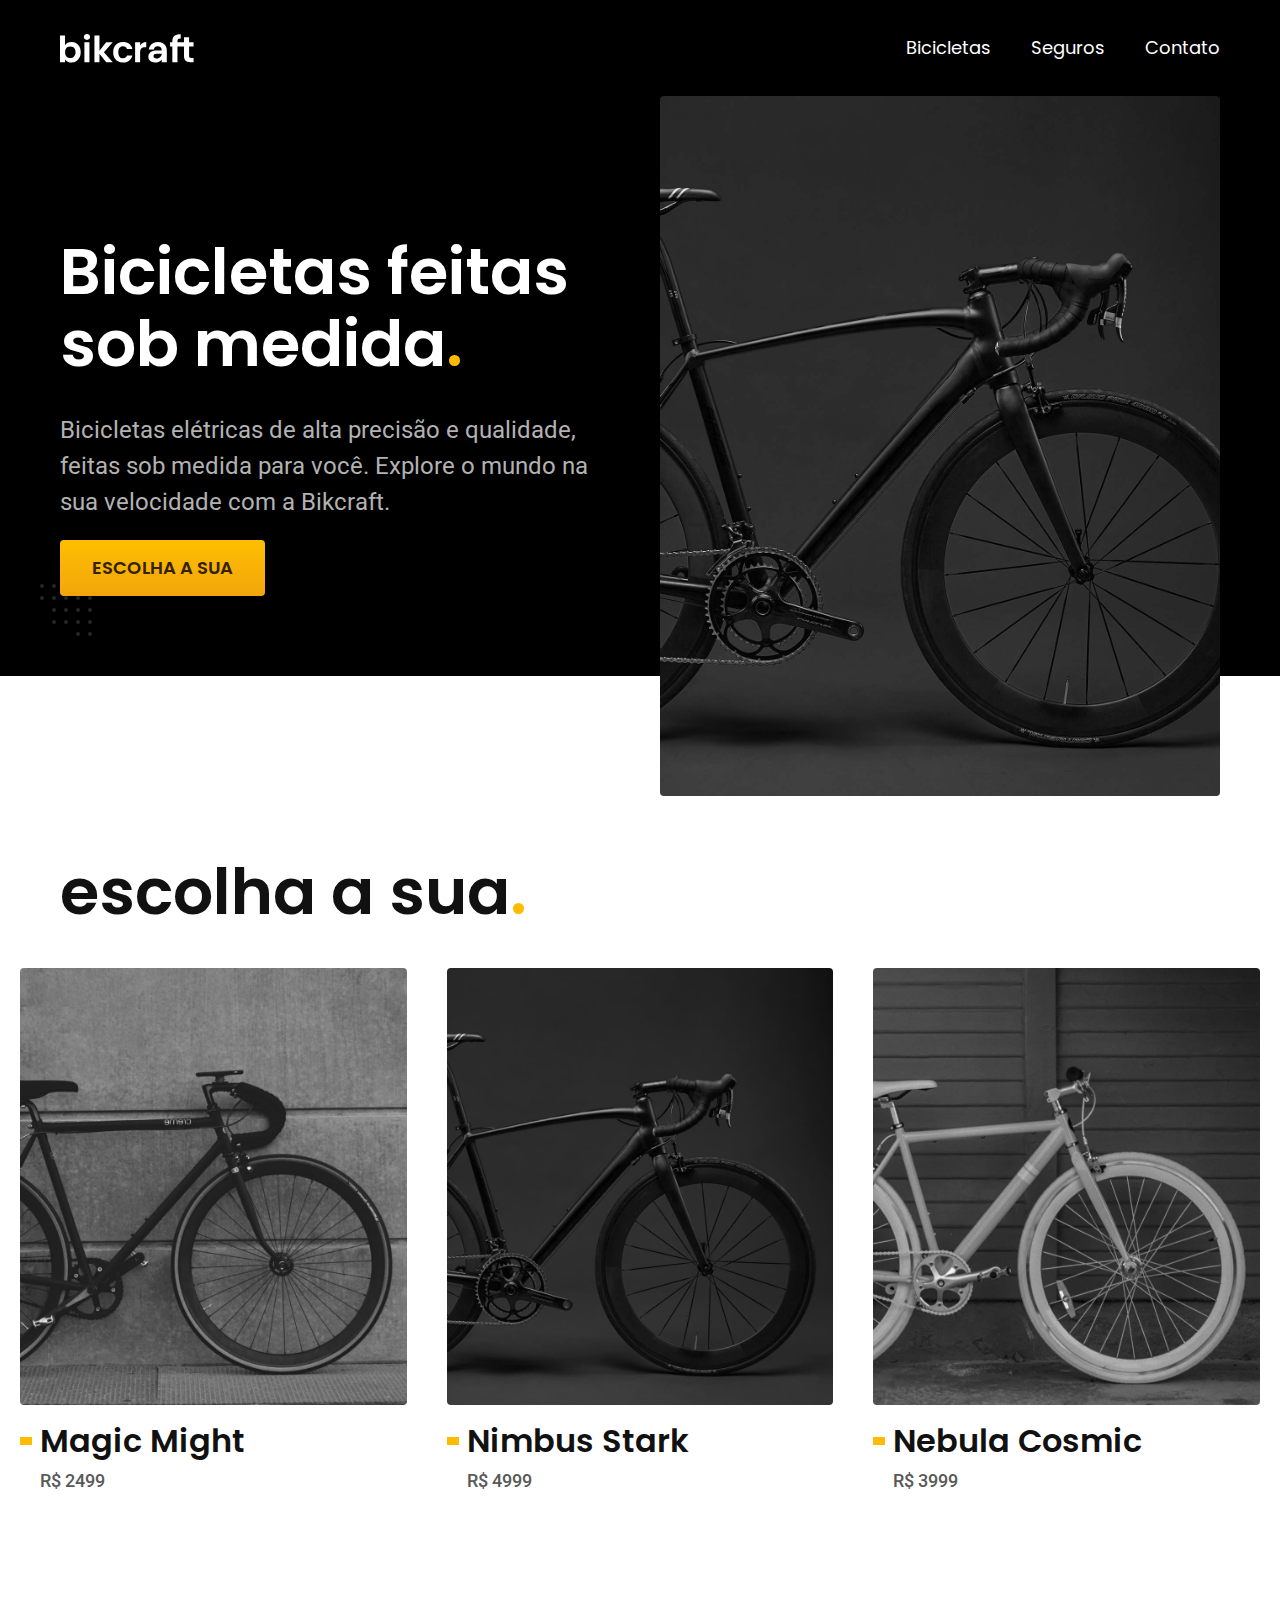
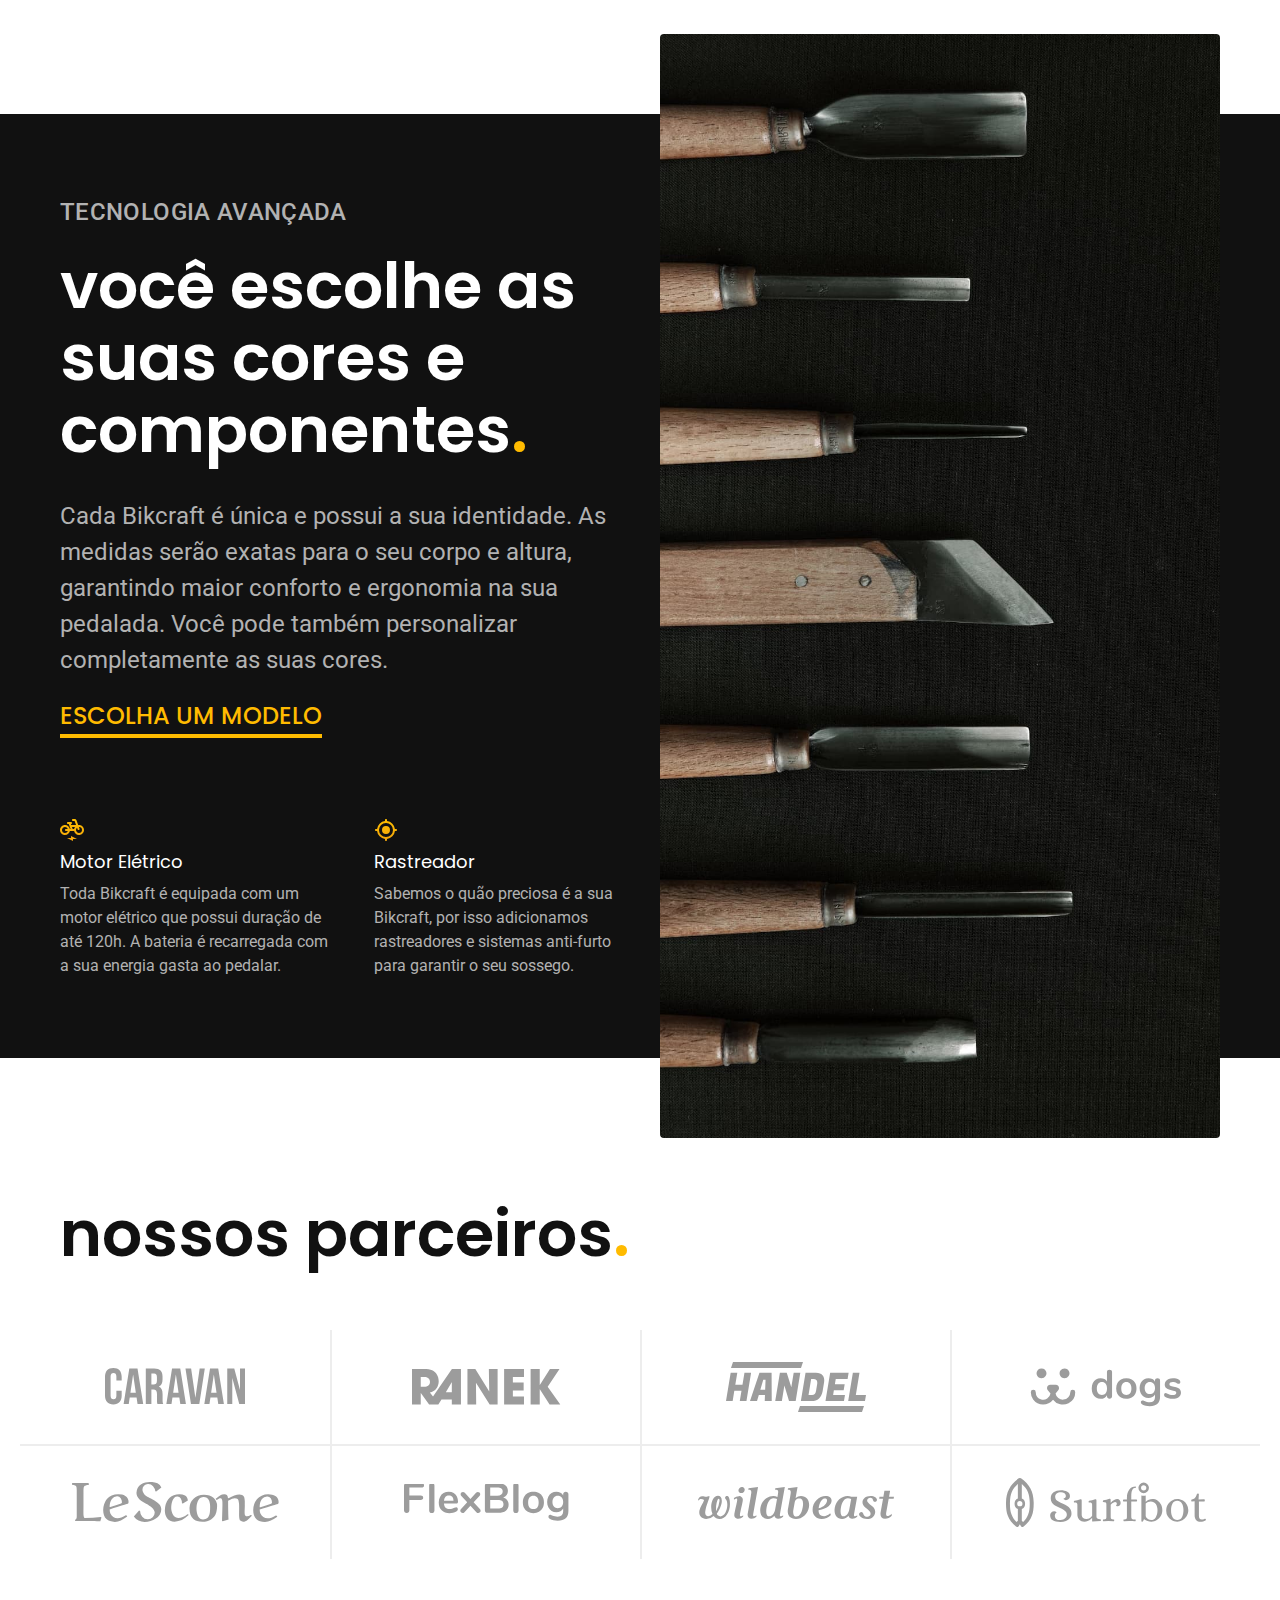
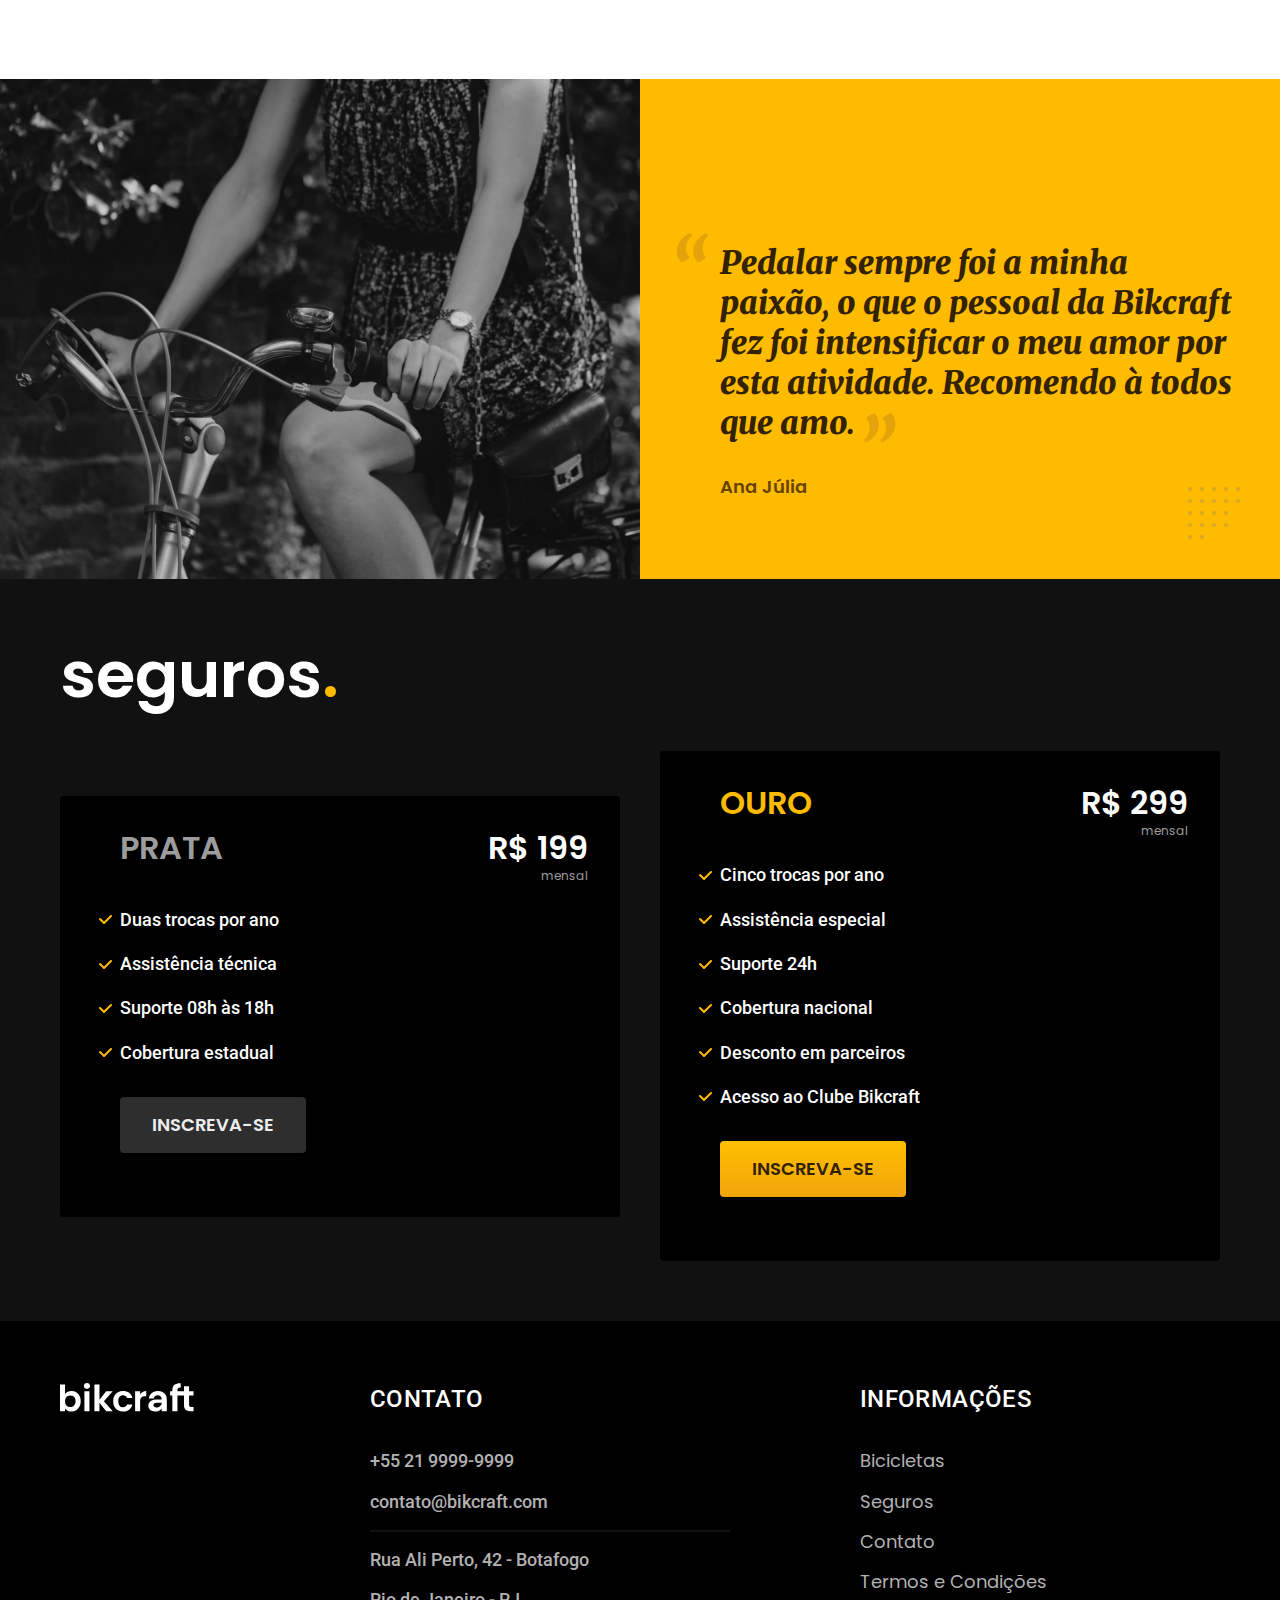
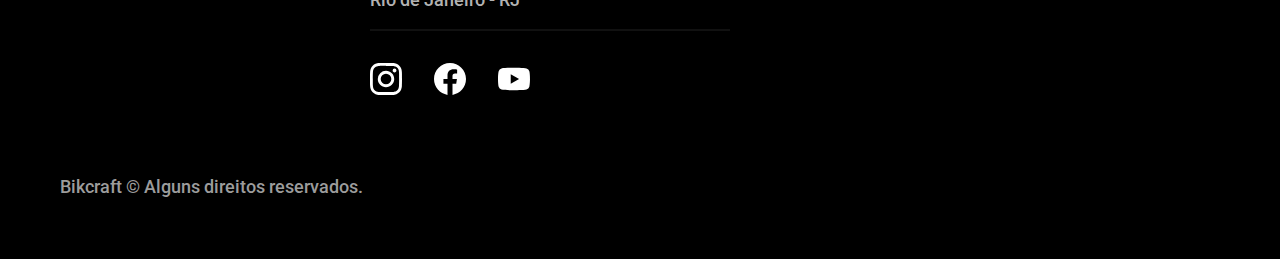
<file: index.html>
<!DOCTYPE html>
<html lang="pt-br">
  <head>
    <meta charset="UTF-8" />
    <meta name="viewport" content="width=device-width, initial-scale=1.0" />

    <title>Bikcraft - Bicicletas Elétricas</title>
    <meta
      name="description"
      content="Bicicletas elétricas de alta precisão e qualidade, feitas sob medida para o cliente. Explore o mundo na sua velocidade com a Bikcraft."
    />
    <link rel="icon" href="./favicon.svg" type="image/svg+xml" />
    <link rel="preload" href="./css/style.min.css" as="style" />
    <link rel="stylesheet" href="./css/style.min.css" />

    <link rel="preconnect" href="https://fonts.googleapis.com" />
    <link rel="preconnect" href="https://fonts.gstatic.com" crossorigin />
    <link
      href="https://fonts.googleapis.com/css2?family=Merriweather:ital,wght@1,900&family=Poppins:wght@400;600&family=Roboto:wght@400;500&display=swap"
      rel="stylesheet"
    />

    <script>
      document.documentElement.classList.add("js");
    </script>
  </head>

  <body>
    <header class="header-bg">
      <div class="header container">
        <a href="./">
          <img
            src="./img/bikcraft.svg"
            width="136"
            height="32"
            alt="Bikcraft"
          />
        </a>

        <nav aria-label="primaria">
          <ul class="header-menu font-1-m cor-0">
            <li><a href="./bicicletas.html">Bicicletas</a></li>
            <li><a href="./seguros.html">Seguros</a></li>
            <li><a href="./contato.html">Contato</a></li>
          </ul>
        </nav>
      </div>
    </header>

    <main class="introducao-bg">
      <div class="introducao container">
        <div class="introducao-conteudo">
          <h1 class="font-1-xxl cor-0" data-anime="200">
            Bicicletas feitas sob medida<span class="cor-p1">.</span>
          </h1>
          <p class="font-2-l cor-5" data-anime="400">
            Bicicletas elétricas de alta precisão e qualidade, feitas sob medida
            para você. Explore o mundo na sua velocidade com a Bikcraft.
          </p>
          <a class="botao" data-anime="600" href="./bicicletas.html"
            >Escolha a sua</a
          >
        </div>
        <picture data-anime="800">
          <source
            media="(max-width: 800px)"
            srcset="./img/bicicletas/nimbus.jpg"
          />
          <img
            src="./img/fotos/introducao.jpg"
            width="1280"
            height="1600"
            alt="Bicicleta elétrica preta."
          />
        </picture>
      </div>
    </main>

    <article class="bicicletas-lista">
      <h2 class="container font-1-xxl">
        escolha a sua<span class="cor-p1">.</span>
      </h2>

      <ul>
        <li>
          <a href="./bicicletas/magic.html">
            <img
              src="./img/bicicletas/magic-home.jpg"
              alt="Bicicleta preta"
              width="920"
              height="1040"
            />
            <h3 class="font-1-xl">Magic Might</h3>
            <span class="font-2-m cor-8">R$ 2499</span>
          </a>
        </li>
        <li>
          <a href="./bicicletas/nimbus.html">
            <img
              src="./img/bicicletas/nimbus-home.jpg"
              alt="Bicicleta preta"
              width="920"
              height="1040"
            />
            <h3 class="font-1-xl">Nimbus Stark</h3>
            <span class="font-2-m cor-8">R$ 4999</span>
          </a>
        </li>
        <li>
          <a href="./bicicletas/nebula.html">
            <img
              src="./img/bicicletas/nebula-home.jpg"
              alt="Bicicleta preta"
              width="920"
              height="1040"
            />
            <h3 class="font-1-xl">Nebula Cosmic</h3>
            <span class="font-2-m cor-8">R$ 3999</span>
          </a>
        </li>
      </ul>
    </article>

    <article class="tecnologia-bg">
      <div class="tecnologia container">
        <div class="tecnologia-conteudo">
          <span class="font-2-l-b cor-5">Tecnologia Avançada</span>
          <h2 class="font-1-xxl cor-0">
            você escolhe as suas cores e componentes<span class="cor-p1"
              >.</span
            >
          </h2>
          <p class="font-2-l cor-5">
            Cada Bikcraft é única e possui a sua identidade. As medidas serão
            exatas para o seu corpo e altura, garantindo maior conforto e
            ergonomia na sua pedalada. Você pode também personalizar
            completamente as suas cores.
          </p>
          <a class="link" href="./bicicletas.html">Escolha um modelo</a>
          <div class="tecnologia-vantagens">
            <div>
              <img
                src="./img/icones/eletrica.svg"
                width="24"
                height="24"
                alt=""
              />
              <h3 class="font-1-m cor-0">Motor Elétrico</h3>
              <p class="font-2-s cor-5">
                Toda Bikcraft é equipada com um motor elétrico que possui
                duração de até 120h. A bateria é recarregada com a sua energia
                gasta ao pedalar.
              </p>
            </div>
            <div>
              <img
                src="./img/icones/rastreador.svg"
                width="24"
                height="24"
                alt=""
              />
              <h3 class="font-1-m cor-0">Rastreador</h3>
              <p class="font-2-s cor-5">
                Sabemos o quão preciosa é a sua Bikcraft, por isso adicionamos
                rastreadores e sistemas anti-furto para garantir o seu sossego.
              </p>
            </div>
          </div>
        </div>
        <div class="tecnologia-imagem">
          <img
            src="./img/fotos/tecnologia.jpg"
            width="1200"
            height="1920"
            alt=""
          />
        </div>
      </div>
    </article>

    <section class="parceiros" aria-label="Nossos Parceiros">
      <h2 class="container font-1-xxl">
        nossos parceiros<span class="cor-p1">.</span>
      </h2>

      <ul>
        <li>
          <img
            src="./img/parceiros/caravan.svg"
            alt="Caravan"
            width="140"
            height="38"
          />
        </li>
        <li>
          <img
            src="./img/parceiros/ranek.svg"
            alt="Ranek"
            width="149"
            height="36"
          />
        </li>
        <li>
          <img
            src="./img/parceiros/handel.svg"
            alt="Handel"
            width="140"
            height="50"
          />
        </li>
        <li>
          <img
            src="./img/parceiros/dogs.svg"
            alt="Dogs"
            width="152"
            height="39"
          />
        </li>
        <li>
          <img
            src="./img/parceiros/lescone.svg"
            alt="LeScone"
            width="208"
            height="41"
          />
        </li>
        <li>
          <img
            src="./img/parceiros/flexblog.svg"
            alt="FlexBlog"
            width="165"
            height="38"
          />
        </li>
        <li>
          <img
            src="./img/parceiros/wildbeast.svg"
            alt="Wildbeast"
            width="196"
            height="34"
          />
        </li>
        <li>
          <img
            src="./img/parceiros/surfbot.svg"
            alt="Surfbot"
            width="200"
            height="49"
          />
        </li>
      </ul>
    </section>

    <section class="depoimento" aria-label="Depoimento">
      <div>
        <img
          src="./img/fotos/depoimento.jpg"
          width="1560"
          height="1360"
          alt="Pessoa pedalando uma bicicleta Bikcraft"
        />
      </div>
      <div class="depoimento-conteudo">
        <blockquote class="font-1-xl cor-p5">
          <p>
            Pedalar sempre foi a minha paixão, o que o pessoal da Bikcraft fez
            foi intensificar o meu amor por esta atividade. Recomendo à todos
            que amo.
          </p>
        </blockquote>
        <span class="font-1-m-b cor-p4">Ana Júlia</span>
      </div>
    </section>

    <article class="seguros-bg">
      <div class="seguros container">
        <h2 class="font-1-xxl cor-0">seguros<span class="cor-p1">.</span></h2>
        <div class="seguros-item">
          <h3 class="font-1-xl cor-6">PRATA</h3>
          <span class="font-1-xl cor-0"
            >R$ 199 <span class="font-1-xs cor-6">mensal</span></span
          >
          <ul class="font-2-m cor-0">
            <li>Duas trocas por ano</li>
            <li>Assistência técnica</li>
            <li>Suporte 08h às 18h</li>
            <li>Cobertura estadual</li>
          </ul>
          <a class="botao secundario" href="./orcamento.html">Inscreva-se</a>
        </div>

        <div class="seguros-item">
          <h3 class="font-1-xl cor-p1">OURO</h3>
          <span class="font-1-xl cor-0"
            >R$ 299 <span class="font-1-xs cor-6">mensal</span></span
          >
          <ul class="font-2-m cor-0">
            <li>Cinco trocas por ano</li>
            <li>Assistência especial</li>
            <li>Suporte 24h</li>
            <li>Cobertura nacional</li>
            <li>Desconto em parceiros</li>
            <li>Acesso ao Clube Bikcraft</li>
          </ul>
          <a class="botao" href="./orcamento.html">Inscreva-se</a>
        </div>
      </div>
    </article>

    <footer class="footer-bg">
      <div class="footer container">
        <img src="./img/bikcraft.svg" width="136" height="32" alt="Bikcraft" />
        <div class="footer-contato">
          <h3 class="font-2-l-b cor-0">Contato</h3>
          <ul class="font-2-m cor-5">
            <li><a href="tel:+552199999999">+55 21 9999-9999</a></li>
            <li>
              <a href="mailto:contato@bikcraft.com">contato@bikcraft.com</a>
            </li>
            <li>Rua Ali Perto, 42 - Botafogo</li>
            <li>Rio de Janeiro - RJ</li>
          </ul>
          <div class="footer-redes">
            <a href="./">
              <img
                src="./img/redes/instagram.svg"
                width="32"
                height="32"
                alt="Instagram"
              />
            </a>
            <a href="./">
              <img
                src="./img/redes/facebook.svg"
                width="32"
                height="32"
                alt="Facebook"
              />
            </a>
            <a href="./">
              <img
                src="./img/redes/youtube.svg"
                width="32"
                height="32"
                alt="Youtube"
              />
            </a>
          </div>
        </div>
        <div class="footer-informacoes">
          <h3 class="font-2-l-b cor-0">Informações</h3>
          <nav>
            <ul class="font-1-m cor-5">
              <li><a href="./bicicletas.html">Bicicletas</a></li>
              <li><a href="./seguros.html">Seguros</a></li>
              <li><a href="./contato.html">Contato</a></li>
              <li><a href="./termos.html">Termos e Condições</a></li>
            </ul>
          </nav>
        </div>
        <p class="footer-copy font-2-m cor-6">
          Bikcraft © Alguns direitos reservados.
        </p>
      </div>
    </footer>
    <script src="./js/plugins/simple-anime.js"></script>
    <script src="./js/script.js"></script>
  </body>
</html>
</file>
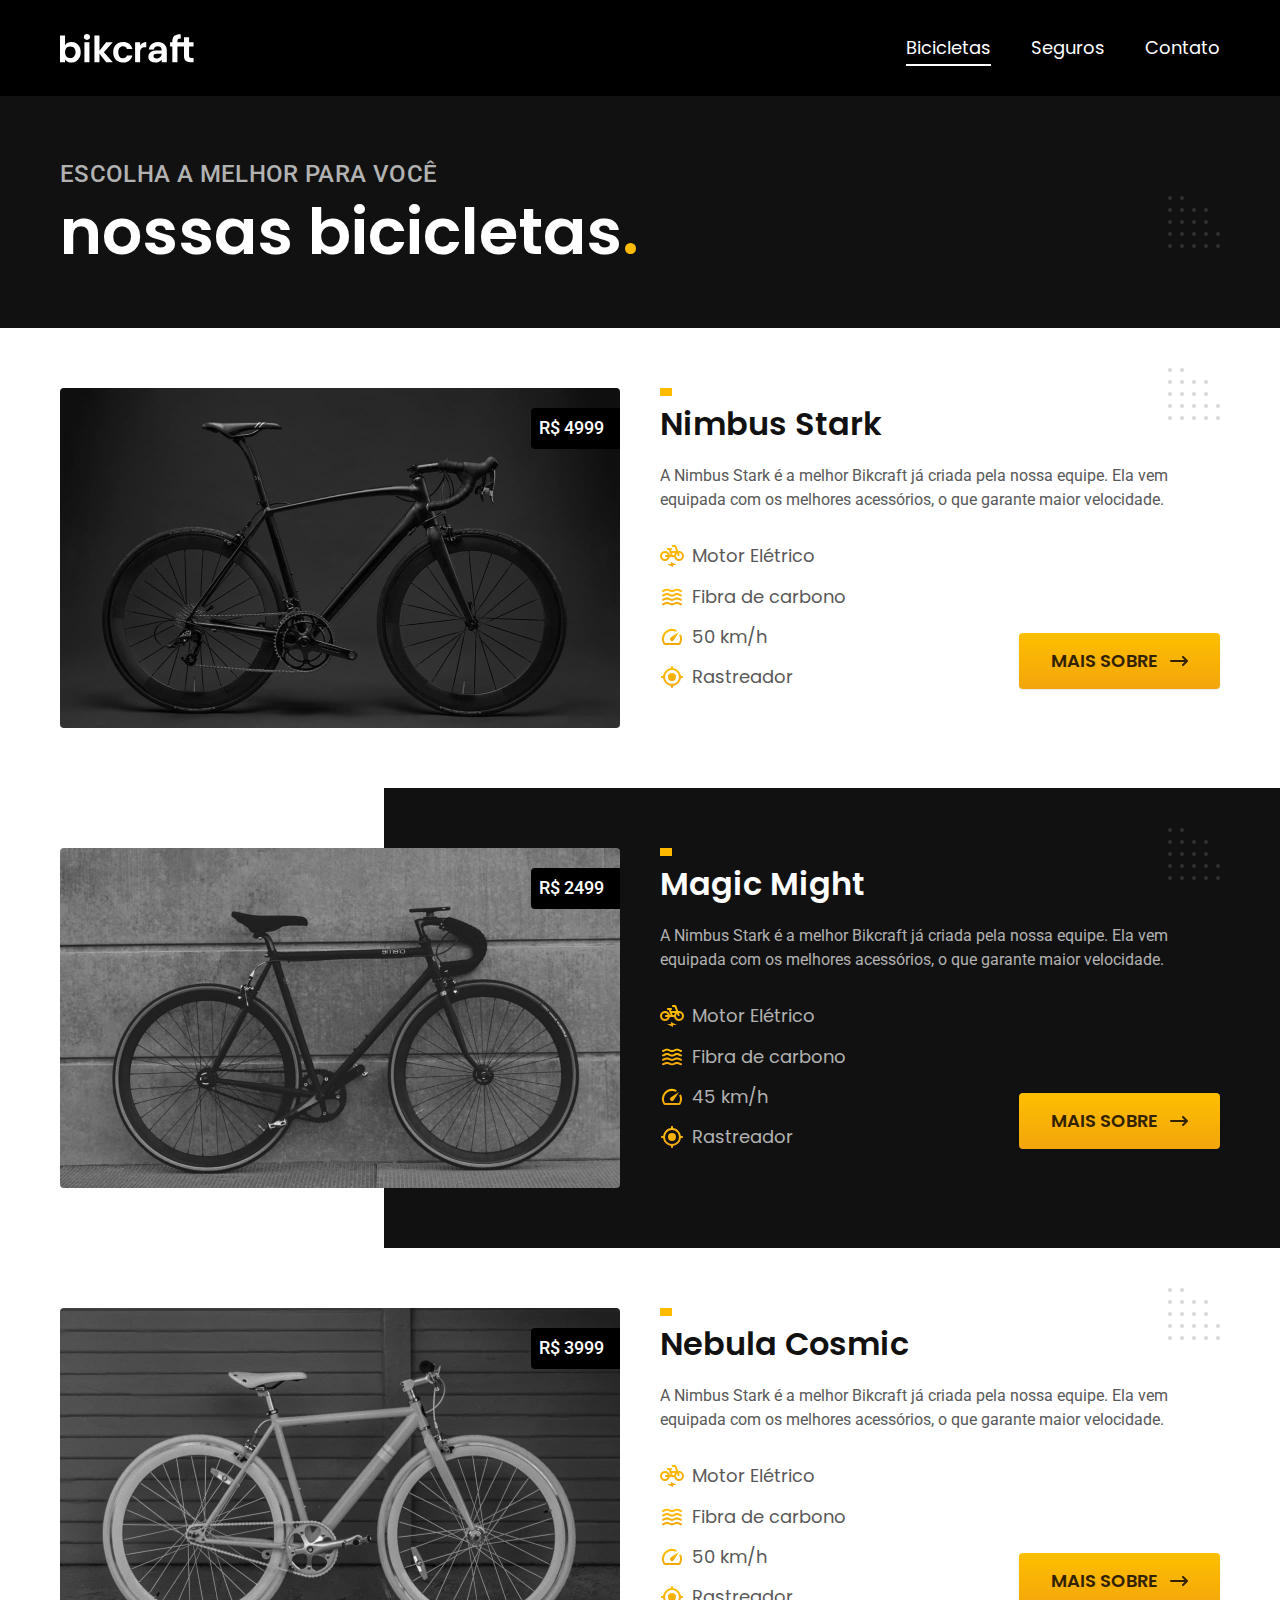
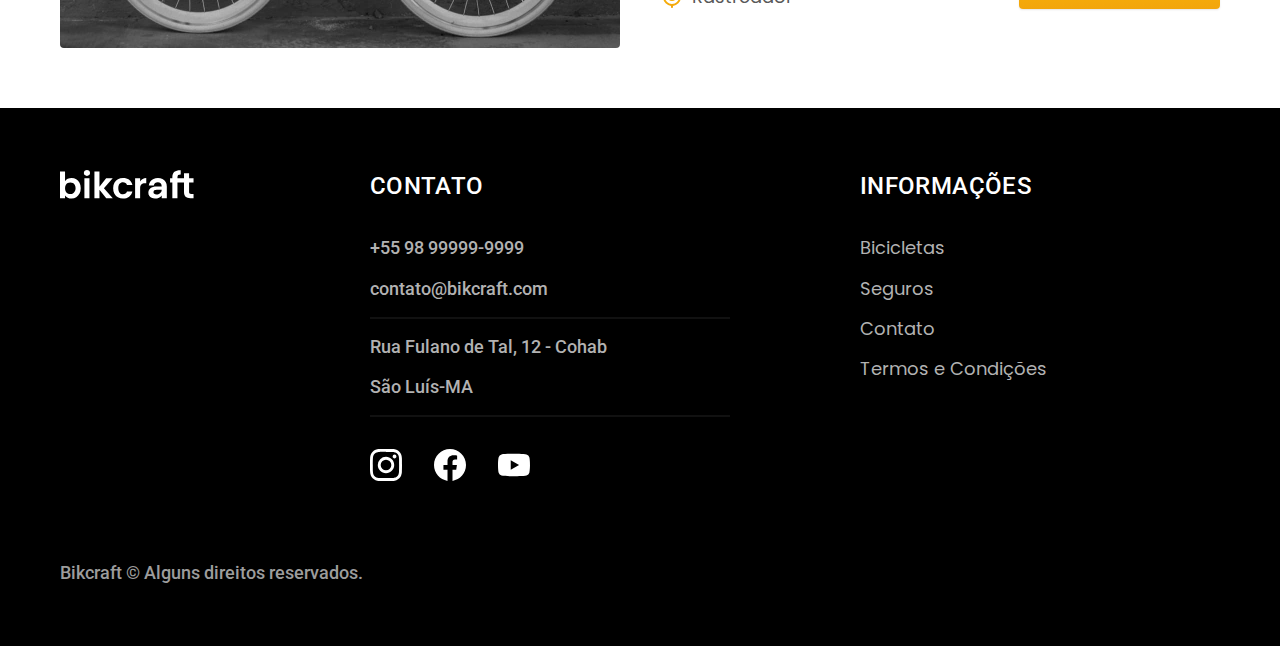
<file: bicicletas.html>
<!DOCTYPE html>
<html lang="pt-br">
  <head>
    <meta charset="UTF-8" />
    <meta name="viewport" content="width=device-width, initial-scale=1.0" />

    <title>Bicicletas | Bikcraft</title>
    <meta name="description" content="Bicicletas." />

    <link rel="icon" href="./favicon.svg" type="image/svg+xml" />
    <link rel="preload" href="./css/style.min.css" as="style" />
    <link rel="stylesheet" href="./css/style.min.css" />

    <link rel="preconnect" href="https://fonts.googleapis.com" />
    <link rel="preconnect" href="https://fonts.gstatic.com" crossorigin />
    <link
      href="https://fonts.googleapis.com/css2?family=Merriweather:ital,wght@1,900&family=Poppins:wght@400;600&family=Roboto:wght@400;500&display=swap"
      rel="stylesheet"
    />
    <script>
      document.documentElement.classList.add("js");
    </script>
  </head>

  <body id="bicicletas">
    <header class="header-bg">
      <div class="header container">
        <a href="./">
          <img src="./img/bikcraft.svg" alt="Bikcraft" />
        </a>

        <nav aria-label="primaria">
          <ul class="header-menu font-1-m cor-0">
            <li><a href="./bicicletas.html">Bicicletas</a></li>
            <li><a href="./seguros.html">Seguros</a></li>
            <li><a href="./contato.html">Contato</a></li>
          </ul>
        </nav>
      </div>
    </header>

    <main>
      <div class="titulo-bg">
        <div class="titulo container">
          <p class="font-2-l-b cor-5">Escolha a melhor para você</p>
          <h1 class="font-1-xxl cor-0">
            nossas bicicletas<span class="cor-p1">.</span>
          </h1>
        </div>
      </div>

      <div class="bicicletas container">
        <div class="bicicletas-imagem">
          <img src="./img/bicicletas/nimbus.jpg" alt="Bicicleta Preta" />
          <span class="font-2-m cor-0">R$ 4999</span>
        </div>
        <div class="bicicletas-conteudo">
          <h2 class="font-1-xl">Nimbus Stark</h2>
          <p class="font-2-s cor-8">
            A Nimbus Stark é a melhor Bikcraft já criada pela nossa equipe. Ela
            vem equipada com os melhores acessórios, o que garante maior
            velocidade.
          </p>
          <ul class="font-1-m cor-8">
            <li>
              <img src="./img/icones/eletrica.svg" alt="" />
              Motor Elétrico
            </li>
            <li>
              <img src="./img/icones/carbono.svg" alt="" />
              Fibra de carbono
            </li>
            <li>
              <img src="./img/icones/velocidade.svg" alt="" />
              50 km/h
            </li>
            <li>
              <img src="./img/icones/rastreador.svg" alt="" />
              Rastreador
            </li>
          </ul>
          <a class="botao seta" href="./bicicletas/nimbus.html">Mais Sobre</a>
        </div>
      </div>

      <div class="bicicletas-bg">
        <div class="bicicletas container">
          <div class="bicicletas-imagem">
            <img src="./img/bicicletas/magic.jpg" alt="Bicicleta Preta" />
            <span class="font-2-m cor-0">R$ 2499</span>
          </div>
          <div class="bicicletas-conteudo">
            <h2 class="font-1-xl cor-0">Magic Might</h2>
            <p class="font-2-s cor-5">
              A Nimbus Stark é a melhor Bikcraft já criada pela nossa equipe.
              Ela vem equipada com os melhores acessórios, o que garante maior
              velocidade.
            </p>
            <ul class="font-1-m cor-5">
              <li>
                <img src="./img/icones/eletrica.svg" alt="" />
                Motor Elétrico
              </li>
              <li>
                <img src="./img/icones/carbono.svg" alt="" />
                Fibra de carbono
              </li>
              <li>
                <img src="./img/icones/velocidade.svg" alt="" />
                45 km/h
              </li>
              <li>
                <img src="./img/icones/rastreador.svg" alt="" />
                Rastreador
              </li>
            </ul>
            <a class="botao seta" href="./bicicletas/magic.html">Mais Sobre</a>
          </div>
        </div>
      </div>

      <div class="bicicletas container">
        <div class="bicicletas-imagem">
          <img src="./img/bicicletas/nebula.jpg" alt="Bicicleta Preta" />
          <span class="font-2-m cor-0">R$ 3999</span>
        </div>
        <div class="bicicletas-conteudo">
          <h2 class="font-1-xl">Nebula Cosmic</h2>
          <p class="font-2-s cor-8">
            A Nimbus Stark é a melhor Bikcraft já criada pela nossa equipe. Ela
            vem equipada com os melhores acessórios, o que garante maior
            velocidade.
          </p>
          <ul class="font-1-m cor-8">
            <li>
              <img src="./img/icones/eletrica.svg" alt="" />
              Motor Elétrico
            </li>
            <li>
              <img src="./img/icones/carbono.svg" alt="" />
              Fibra de carbono
            </li>
            <li>
              <img src="./img/icones/velocidade.svg" alt="" />
              50 km/h
            </li>
            <li>
              <img src="./img/icones/rastreador.svg" alt="" />
              Rastreador
            </li>
          </ul>
          <a class="botao seta" href="./bicicletas/nebula.html">Mais Sobre</a>
        </div>
      </div>
    </main>

    <footer class="footer-bg">
      <div class="footer container">
        <img src="./img/bikcraft.svg" alt="Bikcraft" />
        <div class="footer-contato">
          <h3 class="font-2-l-b cor-0">Contato</h3>
          <ul class="font-2-m cor-5">
            <li><a href="tel:+55989999999">+55 98 99999-9999</a></li>
            <li>
              <a href="mailto:contato@bikcraft.com">contato@bikcraft.com</a>
            </li>
            <li>Rua Fulano de Tal, 12 - Cohab</li>
            <li>São Luís-MA</li>
          </ul>
          <div class="footer-redes">
            <a href="./"
              ><img src="./img/redes/instagram.svg" alt="Instagram"
            /></a>
            <a href="./"
              ><img src="./img/redes/facebook.svg" alt="Facebook"
            /></a>
            <a href="./"><img src="./img/redes/youtube.svg" alt="Youtube" /></a>
          </div>
        </div>
        <div class="footer-informacoes">
          <h3 class="font-2-l-b cor-0">Informações</h3>
          <nav>
            <ul class="font-1-m cor-5">
              <li><a href="./bicicletas.html">Bicicletas</a></li>
              <li><a href="./seguros.html">Seguros</a></li>
              <li><a href="./contato.html">Contato</a></li>
              <li><a href="./termos.html">Termos e Condições</a></li>
            </ul>
          </nav>
        </div>
        <p class="footer-copy font-2-m cor-6">
          Bikcraft © Alguns direitos reservados.
        </p>
      </div>
    </footer>

    <script src="./js/script.js"></script>
  </body>
</html>
</file>
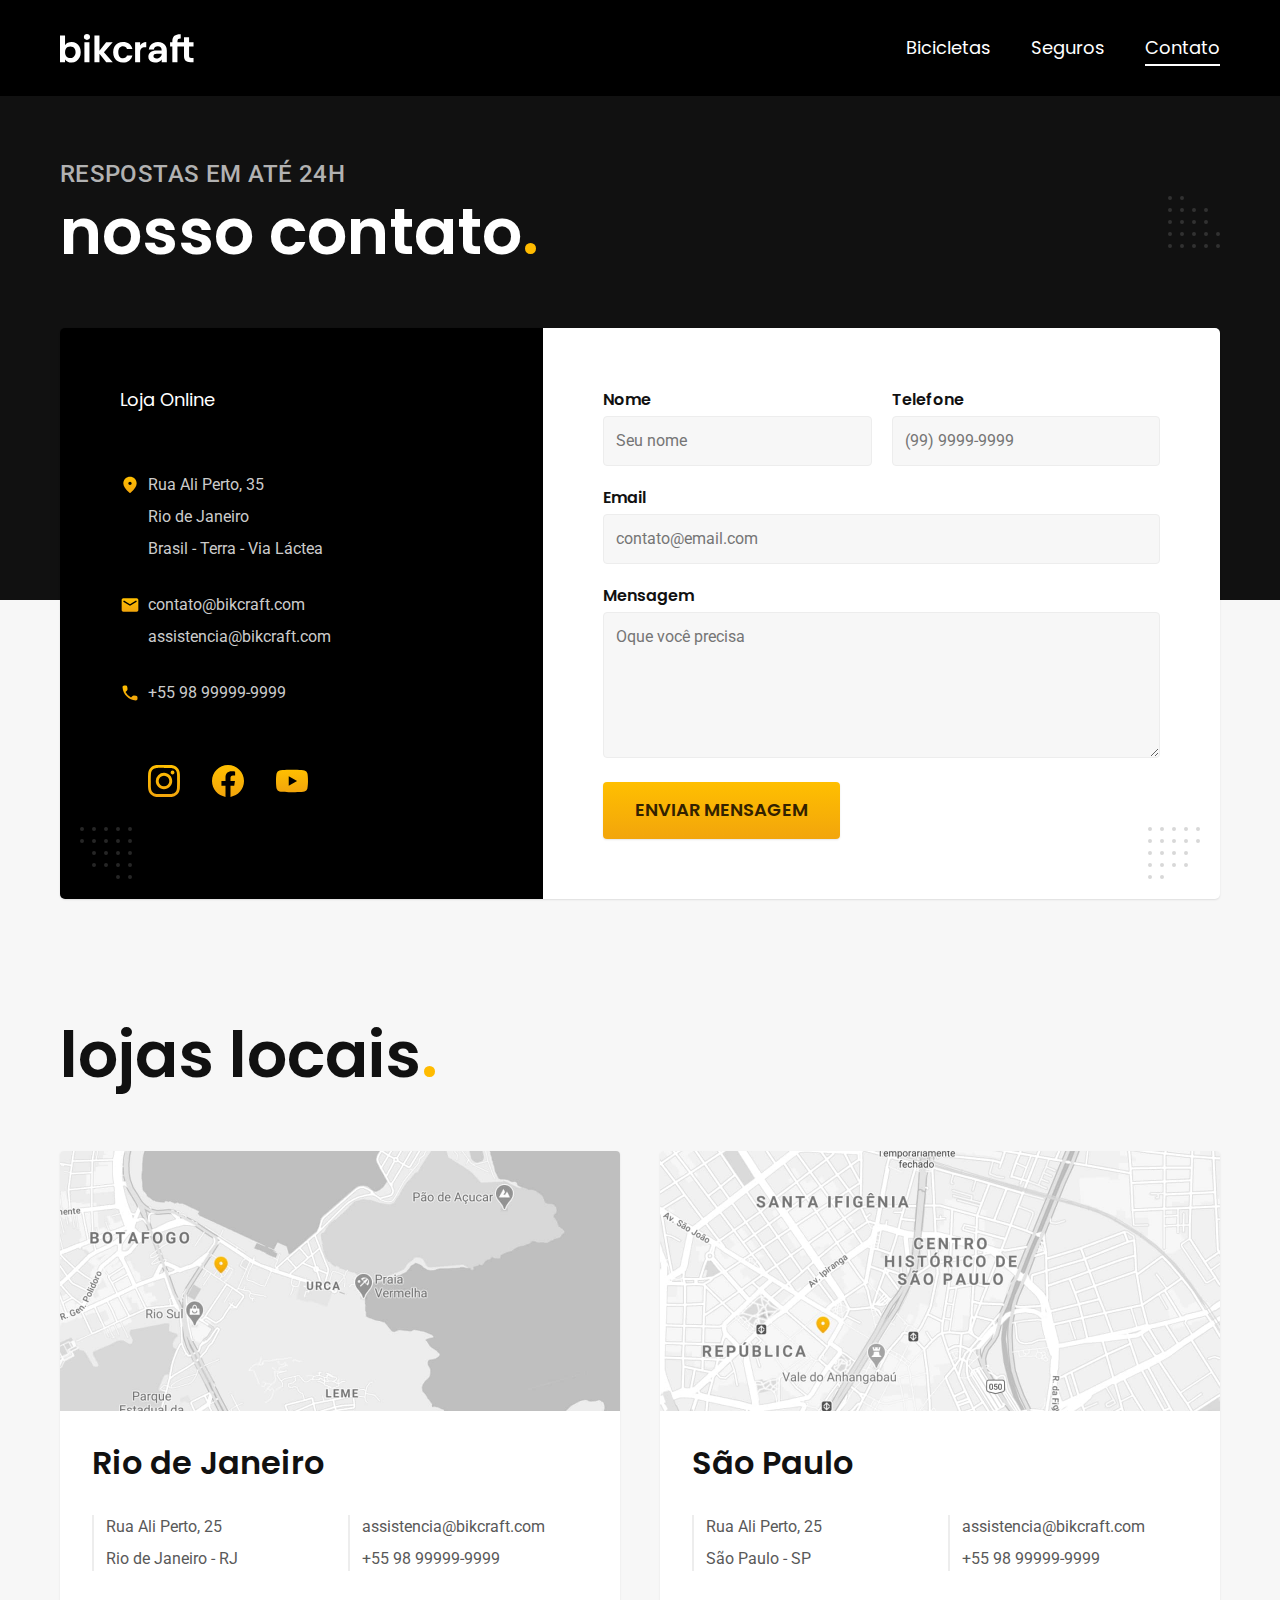
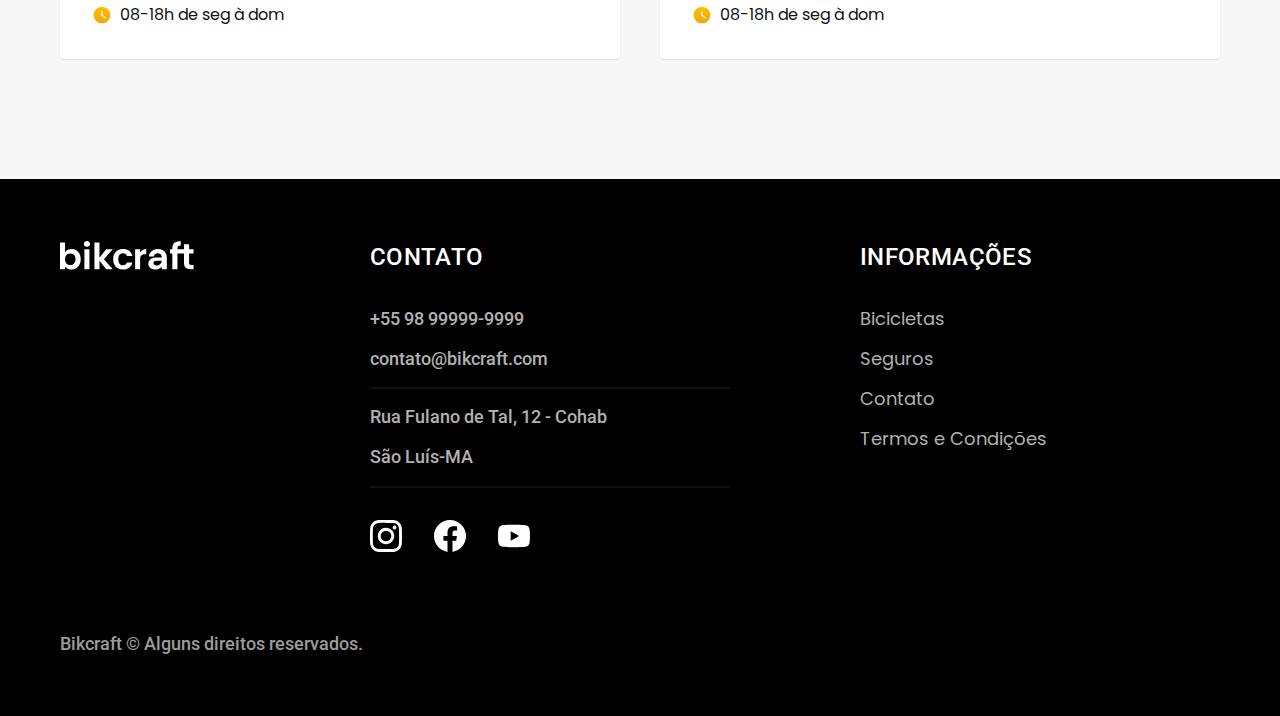
<file: contato.html>
<!DOCTYPE html>
<html lang="pt-br">
  <head>
    <meta charset="UTF-8" />
    <meta name="viewport" content="width=device-width, initial-scale=1.0" />

    <title>Contato | Bikcraft</title>
    <meta name="description" content="Contato." />

    <link rel="icon" href="./favicon.svg" type="image/svg+xml" />
    <link rel="preload" href="./css/style.min.css" as="style" />
    <link rel="stylesheet" href="./css/style.min.css" />

    <link rel="preconnect" href="https://fonts.googleapis.com" />
    <link rel="preconnect" href="https://fonts.gstatic.com" crossorigin />
    <link
      href="https://fonts.googleapis.com/css2?family=Merriweather:ital,wght@1,900&family=Poppins:wght@400;600&family=Roboto:wght@400;500&display=swap"
      rel="stylesheet"
    />
    <script>
      document.documentElement.classList.add("js");
    </script>
  </head>

  <body id="contato">
    <header class="header-bg">
      <div class="header container">
        <a href="./">
          <img src="./img/bikcraft.svg" alt="Bikcraft" />
        </a>

        <nav aria-label="primaria">
          <ul class="header-menu font-1-m cor-0">
            <li><a href="./bicicletas.html">Bicicletas</a></li>
            <li><a href="./seguros.html">Seguros</a></li>
            <li><a href="./contato.html">Contato</a></li>
          </ul>
        </nav>
      </div>
    </header>

    <main>
      <div class="titulo-bg">
        <div class="titulo container">
          <p class="font-2-l-b cor-5">Respostas em até 24h</p>
          <h1 class="font-1-xxl cor-0">
            nosso contato<span class="cor-p1">.</span>
          </h1>
        </div>
      </div>

      <div class="contato container">
        <section class="contato-dados" aria-label="Endereço">
          <h2 class="font-1-m cor-0">Loja Online</h2>
          <div class="contato-endereco font-2-s cor-4">
            <p>Rua Ali Perto, 35</p>
            <p>Rio de Janeiro</p>
            <p>Brasil - Terra - Via Láctea</p>
          </div>
          <address class="contato-meios font-2-s cor-4">
            <a href="mailto:contato@bikcraft.com">contato@bikcraft.com</a>
            <a href="mailto:assistencia@bikcraft.com"
              >assistencia@bikcraft.com</a
            >
            <a href="tel:+55989999999">+55 98 99999-9999</a>
          </address>
          <div class="contato-redes">
            <a href="./"
              ><img src="./img/redes/instagram-p.svg" alt="Instagram"
            /></a>
            <a href="./"
              ><img src="./img/redes/facebook-p.svg" alt="Facebook"
            /></a>
            <a href="./"
              ><img src="./img/redes/youtube-p.svg" alt="Youtube"
            /></a>
          </div>
        </section>
        <section class="contato-formulario" aria-label="Formulário">
          <form class="form" action="./contato.html">
            <div>
              <label for="nome">Nome</label>
              <input type="text" id="nome" name="nome" placeholder="Seu nome" />
            </div>
            <div>
              <label for="telefone">Telefone</label>
              <input
                type="text"
                id="telefone"
                name="telefone"
                placeholder="(99) 9999-9999"
              />
            </div>
            <div class="col-2">
              <label for="email">Email</label>
              <input
                type="email"
                id="email"
                name="email"
                placeholder="contato@email.com"
              />
            </div>
            <div class="col-2">
              <label for="mensagem">Mensagem</label>
              <textarea
                rows="5"
                id="mensagem"
                name="mensagem"
                placeholder="Oque você precisa"
              ></textarea>
            </div>
            <button class="botao col-2">Enviar Mensagem</button>
          </form>
        </section>
      </div>
    </main>

    <article class="lojas container">
      <h2 class="font-1-xxl">lojas locais<span class="cor-p1">.</span></h2>
      <div class="lojas-item">
        <img
          src="./img/lojas/rj.jpg"
          alt="Mapa marcando o endereço em Rua Ali Perto, 25 - Rio de Janeiro - RJ"
        />
        <div class="lojas-conteudo">
          <h3 class="font-1-xl">Rio de Janeiro</h3>
          <div class="lojas-dados font-2-s cor-8">
            <p>Rua Ali Perto, 25</p>
            <p>Rio de Janeiro - RJ</p>
          </div>
          <div class="lojas-dados font-2-s cor-8">
            <a href="mailto:rj@bikcraft.com">assistencia@bikcraft.com</a>
            <a href="tel:+55989999999">+55 98 99999-9999</a>
          </div>
          <p class="lojas-tempo font-1-s">
            <img src="./img/icones/horario.svg" alt="" />08-18h de seg à dom
          </p>
        </div>
      </div>
      <div class="lojas-item">
        <img
          src="./img/lojas/sp.jpg"
          alt="Mapa marcando o endereço em Rua Ali Perto, 25 - São Paulo - SP"
        />
        <div class="lojas-conteudo">
          <h3 class="font-1-xl">São Paulo</h3>
          <div class="lojas-dados font-2-s cor-8">
            <p>Rua Ali Perto, 25</p>
            <p>São Paulo - SP</p>
          </div>
          <div class="lojas-dados font-2-s cor-8">
            <a href="mailto:sp@bikcraft.com">assistencia@bikcraft.com</a>
            <a href="tel:+55989999999">+55 98 99999-9999</a>
          </div>
          <p class="lojas-tempo font-1-s">
            <img src="./img/icones/horario.svg" alt="" />08-18h de seg à dom
          </p>
        </div>
      </div>
    </article>

    <footer class="footer-bg">
      <div class="footer container">
        <img src="./img/bikcraft.svg" alt="Bikcraft" />
        <div class="footer-contato">
          <h3 class="font-2-l-b cor-0">Contato</h3>
          <ul class="font-2-m cor-5">
            <li><a href="tel:+55989999999">+55 98 99999-9999</a></li>
            <li>
              <a href="mailto:contato@bikcraft.com">contato@bikcraft.com</a>
            </li>
            <li>Rua Fulano de Tal, 12 - Cohab</li>
            <li>São Luís-MA</li>
          </ul>
          <div class="footer-redes">
            <a href="./"
              ><img src="./img/redes/instagram.svg" alt="Instagram"
            /></a>
            <a href="./"
              ><img src="./img/redes/facebook.svg" alt="Facebook"
            /></a>
            <a href="./"><img src="./img/redes/youtube.svg" alt="Youtube" /></a>
          </div>
        </div>
        <div class="footer-informacoes">
          <h3 class="font-2-l-b cor-0">Informações</h3>
          <nav>
            <ul class="font-1-m cor-5">
              <li><a href="./bicicletas.html">Bicicletas</a></li>
              <li><a href="./seguros.html">Seguros</a></li>
              <li><a href="./contato.html">Contato</a></li>
              <li><a href="./termos.html">Termos e Condições</a></li>
            </ul>
          </nav>
        </div>
        <p class="footer-copy font-2-m cor-6">
          Bikcraft © Alguns direitos reservados.
        </p>
      </div>
    </footer>

    <script src="./js/script.js"></script>
  </body>
</html>
</file>
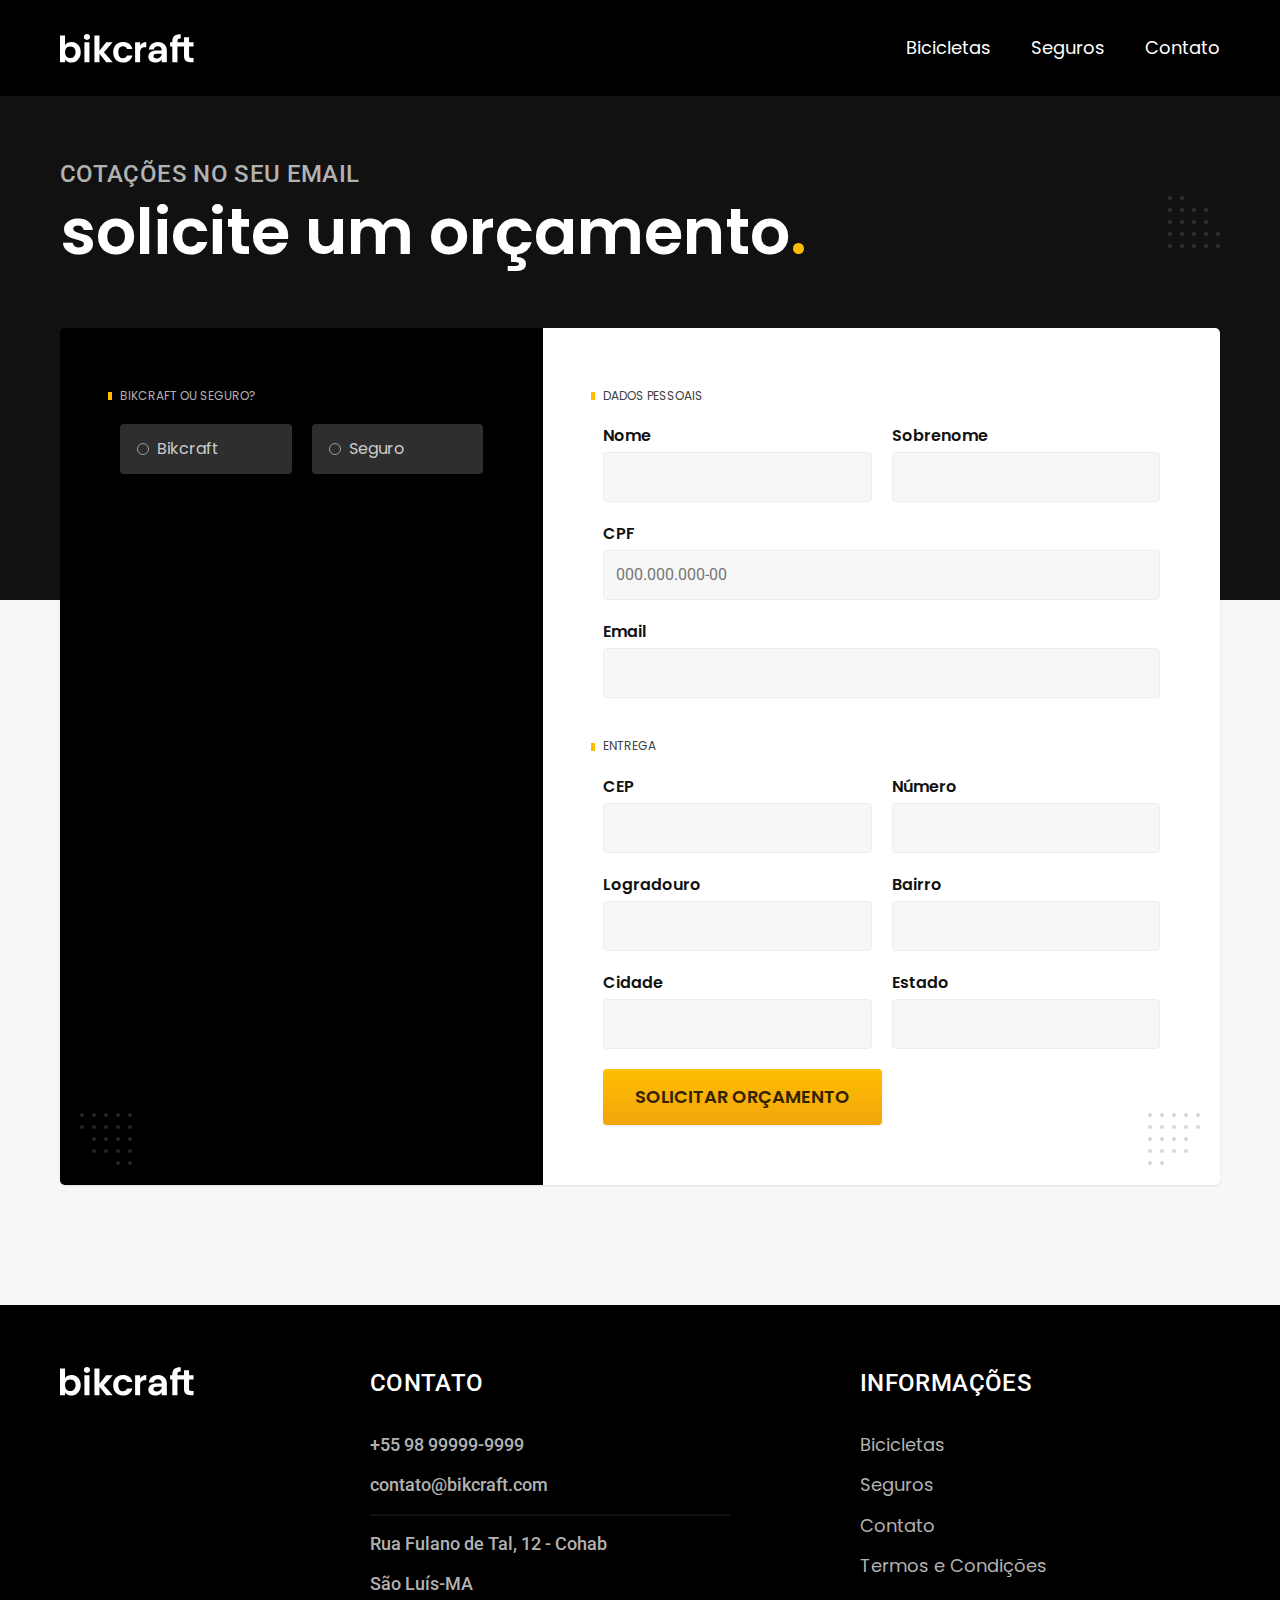
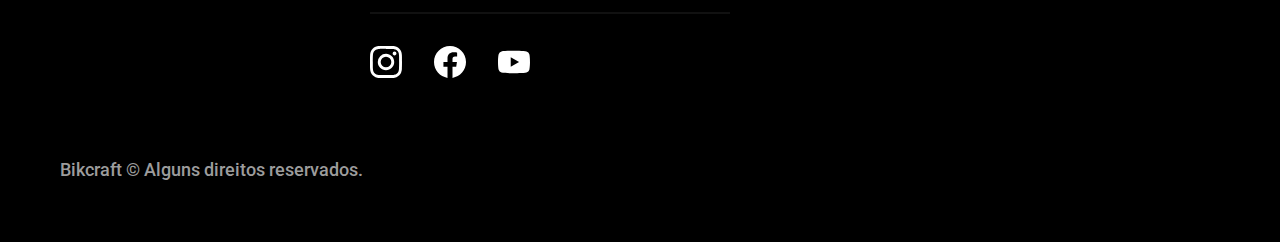
<file: orcamento.html>
<!DOCTYPE html>
<html lang="pt-br">
  <head>
    <meta charset="UTF-8" />
    <meta name="viewport" content="width=device-width, initial-scale=1.0" />

    <title>Orçamento | Bikcraft</title>
    <meta name="description" content="Orçamento." />

    <link rel="icon" href="./favicon.svg" type="image/svg+xml" />
    <link rel="preload" href="./css/style.min.css" as="style" />
    <link rel="stylesheet" href="./css/style.min.css" />

    <link rel="preconnect" href="https://fonts.googleapis.com" />
    <link rel="preconnect" href="https://fonts.gstatic.com" crossorigin />
    <link
      href="https://fonts.googleapis.com/css2?family=Merriweather:ital,wght@1,900&family=Poppins:wght@400;600&family=Roboto:wght@400;500&display=swap"
      rel="stylesheet"
    />
    <script>
      document.documentElement.classList.add("js");
    </script>
  </head>

  <body id="orcamento">
    <header class="header-bg">
      <div class="header container">
        <a href="./">
          <img src="./img/bikcraft.svg" alt="Bikcraft" />
        </a>

        <nav aria-label="primaria">
          <ul class="header-menu font-1-m cor-0">
            <li><a href="./bicicletas.html">Bicicletas</a></li>
            <li><a href="./seguros.html">Seguros</a></li>
            <li><a href="./contato.html">Contato</a></li>
          </ul>
        </nav>
      </div>
    </header>

    <main>
      <div class="titulo-bg">
        <div class="titulo container">
          <p class="font-2-l-b cor-5">Cotações no seu email</p>
          <h1 class="font-1-xxl cor-0">
            solicite um orçamento<span class="cor-p1">.</span>
          </h1>
        </div>
      </div>
      <form class="orcamento container" action="./">
        <div class="orcamento-produto">
          <h2 class="font-1-xs cor-5">Bikcraft ou Seguro?</h2>
          <input type="radio" name="tipo" value="bikcraft" id="bikcraft" />
          <label for="bikcraft">Bikcraft</label>
          <input type="radio" name="tipo" value="seguro" id="seguro" />
          <label for="seguro">Seguro</label>

          <div class="orcamento-conteudo" id="orcamento-bikcraft">
            <h2 class="font-1-xs cor-5">Escolha a sua</h2>

            <input type="radio" name="produto" value="nimbus" id="nimbus" />
            <label for="nimbus">Nimbus Stark <span>R$ 4999</span></label>
            <div class="orcamento-detalhes">
              <ul class="font-1-xs cor-8">
                <li>
                  <img src="./img/icones/eletrica.svg" alt="" />Motor Elétrica
                </li>
                <li>
                  <img src="./img/icones/carbono.svg" alt="" />Fibra de Carbono
                </li>
                <li><img src="./img/icones/velocidade.svg" alt="" />50 km/h</li>
                <li>
                  <img src="./img/icones/rastreador.svg" alt="" />Rastreador
                </li>
              </ul>
              <img src="./img/bicicletas/nimbus.jpg" alt="" />
            </div>

            <input type="radio" name="produto" value="magic" id="magic" />
            <label for="magic">Magic Might <span>R$ 2499</span></label>
            <div class="orcamento-detalhes">
              <ul class="font-1-xs cor-8">
                <li>
                  <img src="./img/icones/eletrica.svg" alt="" />Motor Elétrica
                </li>
                <li>
                  <img src="./img/icones/carbono.svg" alt="" />Fibra de Carbono
                </li>
                <li><img src="./img/icones/velocidade.svg" alt="" />45 km/h</li>
                <li>
                  <img src="./img/icones/rastreador.svg" alt="" />Rastreador
                </li>
              </ul>
              <img src="./img/bicicletas/magic.jpg" alt="" />
            </div>

            <input type="radio" name="produto" value="nebula" id="nebula" />
            <label for="nebula">Nebula Cosmic <span>R$ 2999</span></label>
            <div class="orcamento-detalhes">
              <ul class="font-1-xs cor-8">
                <li>
                  <img src="./img/icones/eletrica.svg" alt="" />Motor Elétrica
                </li>
                <li>
                  <img src="./img/icones/carbono.svg" alt="" />Fibra de Carbono
                </li>
                <li><img src="./img/icones/velocidade.svg" alt="" />40 km/h</li>
                <li>
                  <img src="./img/icones/rastreador.svg" alt="" />Rastreador
                </li>
              </ul>
              <img src="./img/bicicletas/nebula.jpg" alt="" />
            </div>
          </div>
          <div class="orcamento-conteudo" id="orcamento-seguro">
            <h2 class="font-1-xs cor-5">Escolha o plano</h2>
            <input type="radio" name="produto" value="prata" id="prata" />
            <label for="prata">Prata <span>R$ 199</span></label>
            <input type="radio" name="produto" value="ouro" id="ouro" />
            <label for="ouro">Ouro <span>R$ 299</span></label>
          </div>
        </div>
        <div class="orcamento-dados form">
          <h2 class="font-1-xs cor-9 col-2">dados pessoais</h2>
          <div>
            <label for="nome">Nome</label>
            <input type="text" id="nome" name="nome" />
          </div>
          <div>
            <label for="sobrenome">Sobrenome</label>
            <input type="text" id="sobrenome" name="sobrenome" />
          </div>
          <div class="col-2">
            <label for="cpf">CPF</label>
            <input
              type="text"
              id="cpf"
              name="cpf"
              placeholder="000.000.000-00"
            />
          </div>
          <div class="col-2">
            <label for="email">Email</label>
            <input type="email" id="email" name="email" />
          </div>
          <h2 class="font-1-xs cor-9 col-2">entrega</h2>
          <div>
            <label for="cep">CEP</label>
            <input type="text" id="cep" name="cep" />
          </div>
          <div>
            <label for="numero">Número</label>
            <input type="text" id="numero" name="numero" />
          </div>
          <div>
            <label for="logradouro">Logradouro</label>
            <input type="text" id="logradouro" name="logradouro" />
          </div>
          <div>
            <label for="bairro">Bairro</label>
            <input type="text" id="bairro" name="bairro" />
          </div>
          <div>
            <label for="cidade">Cidade</label>
            <input type="text" id="cidade" name="cidade" />
          </div>
          <div>
            <label for="estado">Estado</label>
            <input type="text" id="estado" name="estado" />
          </div>
          <button class="botao col-2">Solicitar Orçamento</button>
        </div>
      </form>
    </main>

    <footer class="footer-bg">
      <div class="footer container">
        <img src="./img/bikcraft.svg" alt="Bikcraft" />
        <div class="footer-contato">
          <h3 class="font-2-l-b cor-0">Contato</h3>
          <ul class="font-2-m cor-5">
            <li><a href="tel:+55989999999">+55 98 99999-9999</a></li>
            <li>
              <a href="mailto:contato@bikcraft.com">contato@bikcraft.com</a>
            </li>
            <li>Rua Fulano de Tal, 12 - Cohab</li>
            <li>São Luís-MA</li>
          </ul>
          <div class="footer-redes">
            <a href="./"
              ><img src="./img/redes/instagram.svg" alt="Instagram"
            /></a>
            <a href="./"
              ><img src="./img/redes/facebook.svg" alt="Facebook"
            /></a>
            <a href="./"><img src="./img/redes/youtube.svg" alt="Youtube" /></a>
          </div>
        </div>
        <div class="footer-informacoes">
          <h3 class="font-2-l-b cor-0">Informações</h3>
          <nav>
            <ul class="font-1-m cor-5">
              <li><a href="./bicicletas.html">Bicicletas</a></li>
              <li><a href="./seguros.html">Seguros</a></li>
              <li><a href="./contato.html">Contato</a></li>
              <li><a href="./termos.html">Termos e Condições</a></li>
            </ul>
          </nav>
        </div>
        <p class="footer-copy font-2-m cor-6">
          Bikcraft © Alguns direitos reservados.
        </p>
      </div>
    </footer>

    <script src="./js/script.js"></script>
  </body>
</html>
</file>
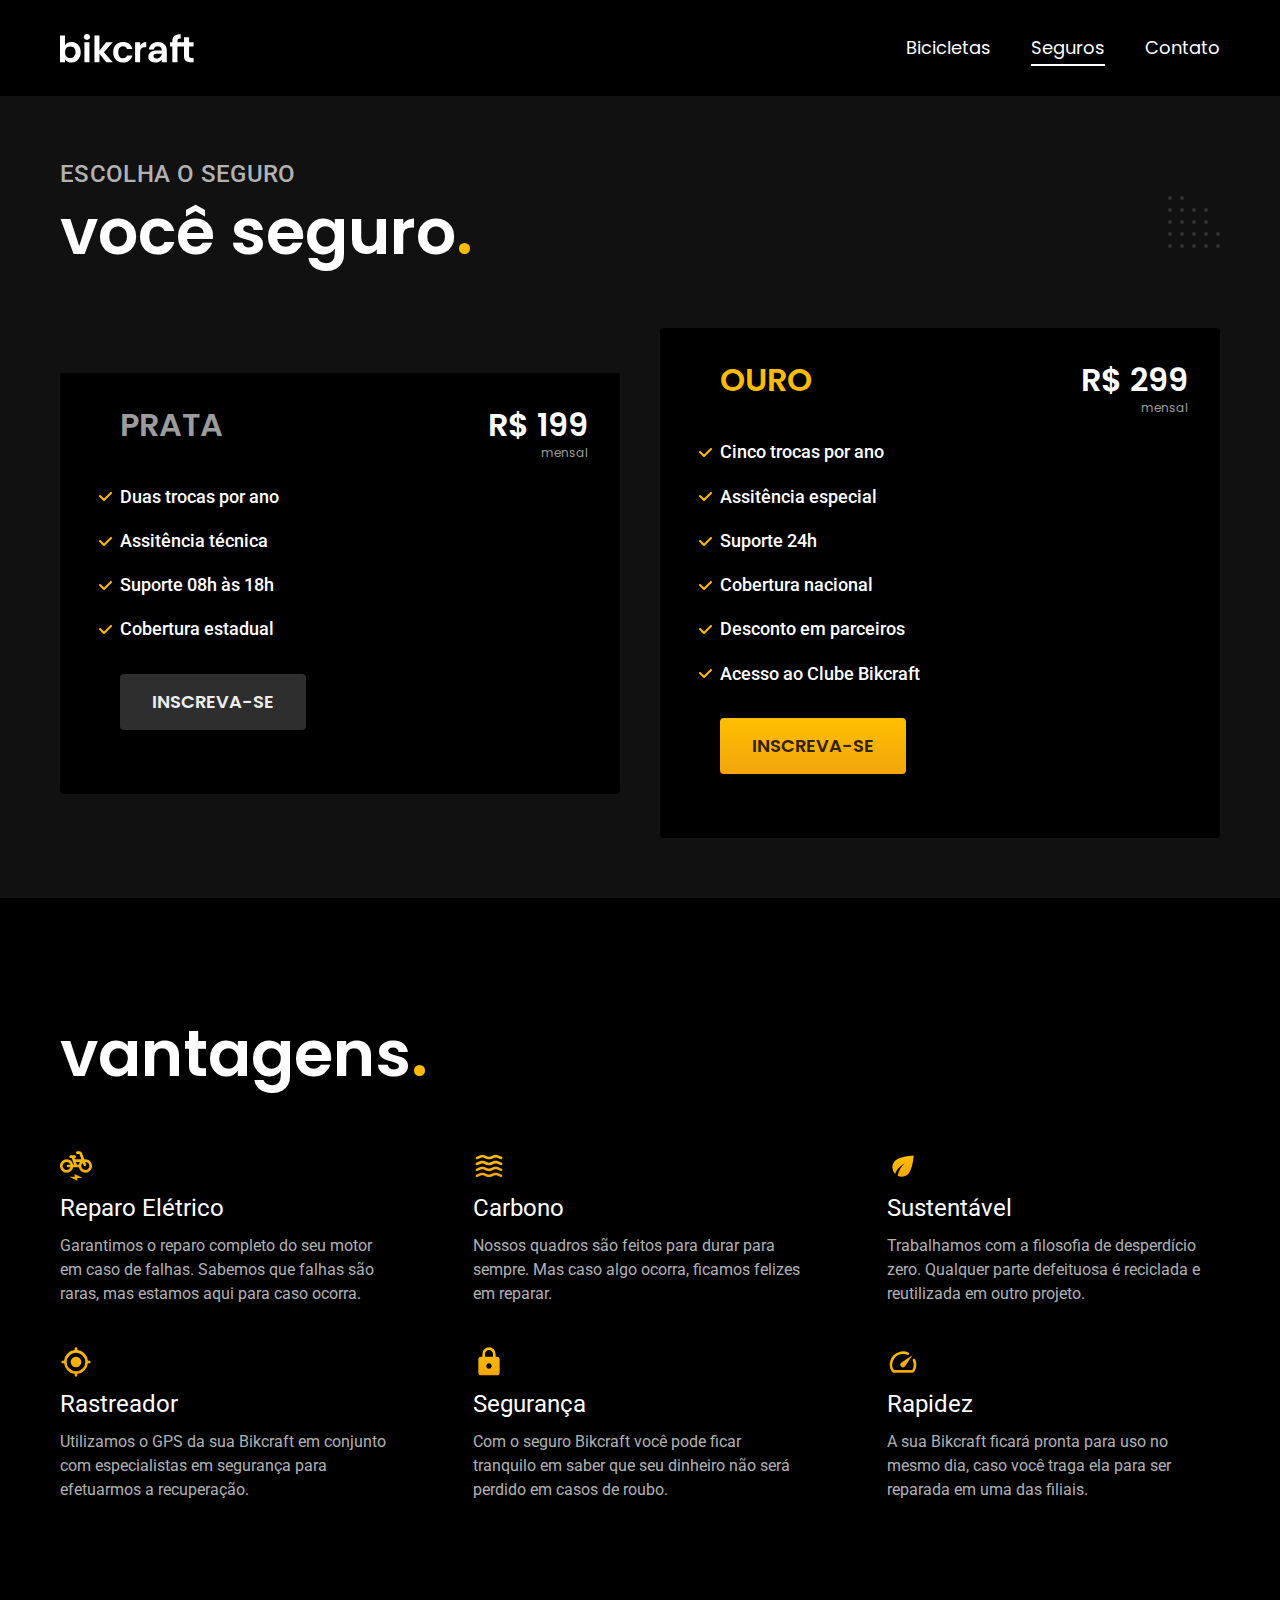
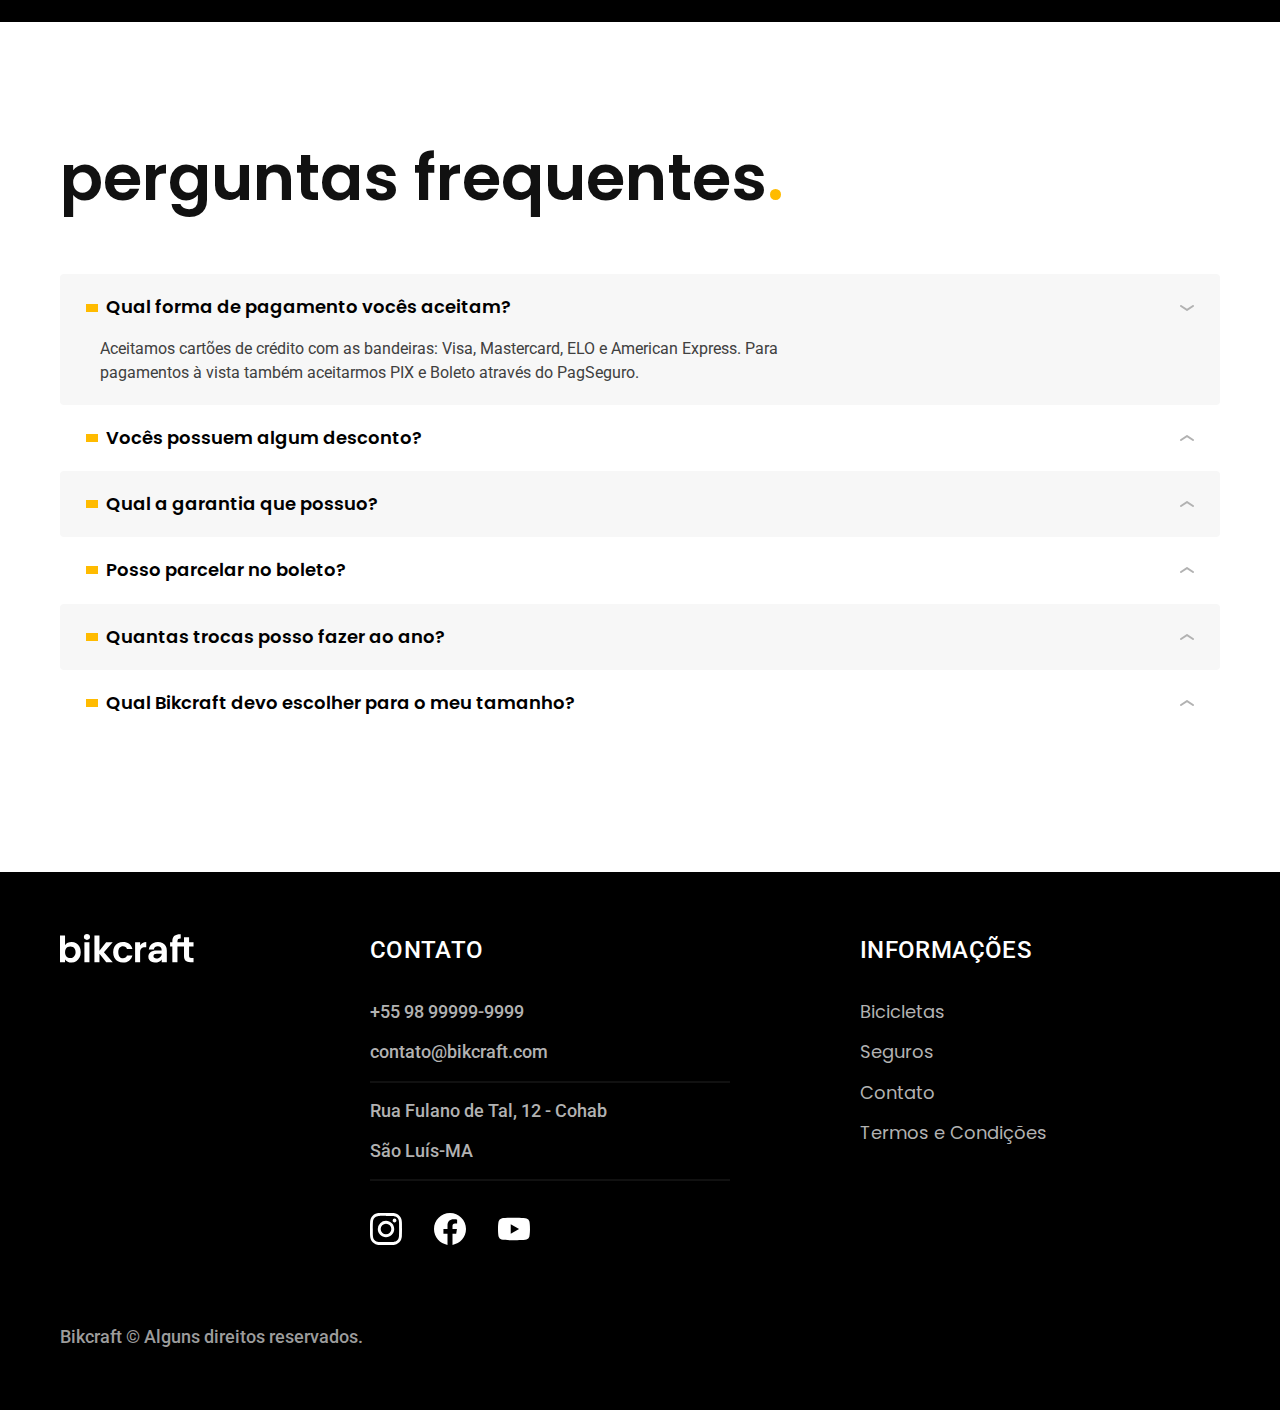
<file: seguros.html>
<!DOCTYPE html>
<html lang="pt-br">
  <head>
    <meta charset="UTF-8" />
    <meta name="viewport" content="width=device-width, initial-scale=1.0" />

    <title>Seguros | Bikcraft</title>
    <meta name="description" content="Seguros." />

    <link rel="icon" href="./favicon.svg" type="image/svg+xml" />
    <link rel="preload" href="./css/style.min.css" as="style" />
    <link rel="stylesheet" href="./css/style.min.css" />

    <link rel="preconnect" href="https://fonts.googleapis.com" />
    <link rel="preconnect" href="https://fonts.gstatic.com" crossorigin />
    <link
      href="https://fonts.googleapis.com/css2?family=Merriweather:ital,wght@1,900&family=Poppins:wght@400;600&family=Roboto:wght@400;500&display=swap"
      rel="stylesheet"
    />
    <script>
      document.documentElement.classList.add("js");
    </script>
  </head>

  <body id="seguros">
    <header class="header-bg">
      <div class="header container">
        <a href="./">
          <img src="./img/bikcraft.svg" alt="Bikcraft" />
        </a>

        <nav aria-label="primaria">
          <ul class="header-menu font-1-m cor-0">
            <li><a href="./bicicletas.html">Bicicletas</a></li>
            <li><a href="./seguros.html">Seguros</a></li>
            <li><a href="./contato.html">Contato</a></li>
          </ul>
        </nav>
      </div>
    </header>

    <main class="seguros-bg">
      <div class="titulo-bg">
        <div class="titulo container">
          <p class="font-2-l-b cor-5">Escolha o seguro</p>
          <h1 class="font-1-xxl cor-0">
            você seguro<span class="cor-p1">.</span>
          </h1>
        </div>
      </div>

      <div class="seguros container">
        <div class="seguros-item">
          <h3 class="font-1-xl cor-6">PRATA</h3>
          <span class="font-1-xl cor-0"
            >R$ 199 <span class="font-1-xs cor-6">mensal</span></span
          >
          <ul class="font-2-m cor-0">
            <li>Duas trocas por ano</li>
            <li>Assitência técnica</li>
            <li>Suporte 08h às 18h</li>
            <li>Cobertura estadual</li>
          </ul>
          <a
            class="botao secundario"
            href="./orcamento.html?tipo=seguro&produto=prata"
            >Inscreva-se</a
          >
        </div>
        <div class="seguros-item">
          <h3 class="font-1-xl cor-p1">OURO</h3>
          <span class="font-1-xl cor-0"
            >R$ 299 <span class="font-1-xs cor-6">mensal</span></span
          >
          <ul class="font-2-m cor-0">
            <li>Cinco trocas por ano</li>
            <li>Assitência especial</li>
            <li>Suporte 24h</li>
            <li>Cobertura nacional</li>
            <li>Desconto em parceiros</li>
            <li>Acesso ao Clube Bikcraft</li>
          </ul>
          <a class="botao" href="./orcamento.html?tipo=seguro&produto=ouro"
            >Inscreva-se</a
          >
        </div>
      </div>
    </main>

    <article class="vantagens-bg">
      <div class="vantagens container">
        <h2 class="font-1-xxl cor-0">vantagens<span class="cor-p1">.</span></h2>
        <ul>
          <li>
            <img src="./img/icones/eletrica.svg" alt="" />
            <h3 class="font-2-l cor-0">Reparo Elétrico</h3>
            <p class="font-2-s cor-5">
              Garantimos o reparo completo do seu motor em caso de falhas.
              Sabemos que falhas são raras, mas estamos aqui para caso ocorra.
            </p>
          </li>
          <li>
            <img src="./img/icones/carbono.svg" alt="" />
            <h3 class="font-2-l cor-0">Carbono</h3>
            <p class="font-2-s cor-5">
              Nossos quadros são feitos para durar para sempre. Mas caso algo
              ocorra, ficamos felizes em reparar.
            </p>
          </li>
          <li>
            <img src="./img/icones/sustentavel.svg" alt="" />
            <h3 class="font-2-l cor-0">Sustentável</h3>
            <p class="font-2-s cor-5">
              Trabalhamos com a filosofia de desperdício zero. Qualquer parte
              defeituosa é reciclada e reutilizada em outro projeto.
            </p>
          </li>
          <li>
            <img src="./img/icones/rastreador.svg" alt="" />
            <h3 class="font-2-l cor-0">Rastreador</h3>
            <p class="font-2-s cor-5">
              Utilizamos o GPS da sua Bikcraft em conjunto com especialistas em
              segurança para efetuarmos a recuperação.
            </p>
          </li>
          <li>
            <img src="./img/icones/seguro.svg" alt="" />
            <h3 class="font-2-l cor-0">Segurança</h3>
            <p class="font-2-s cor-5">
              Com o seguro Bikcraft você pode ficar tranquilo em saber que seu
              dinheiro não será perdido em casos de roubo.
            </p>
          </li>
          <li>
            <img src="./img/icones/velocidade.svg" alt="" />
            <h3 class="font-2-l cor-0">Rapidez</h3>
            <p class="font-2-s cor-5">
              A sua Bikcraft ficará pronta para uso no mesmo dia, caso você
              traga ela para ser reparada em uma das filiais.
            </p>
          </li>
        </ul>
      </div>
    </article>

    <article class="perguntas container">
      <h2 class="font-1-xxl">
        perguntas frequentes<span class="cor-p1">.</span>
      </h2>
      <dl>
        <div>
          <dt>
            <button
              class="font-1-m-b"
              aria-controls="pergunta1"
              aria-expanded="true"
            >
              Qual forma de pagamento vocês aceitam?
            </button>
          </dt>
          <dd id="pergunta1" class="font-2-s cor-9 ativa">
            Aceitamos cartões de crédito com as bandeiras: Visa, Mastercard, ELO
            e American Express. Para pagamentos à vista também aceitarmos PIX e
            Boleto através do PagSeguro.
          </dd>
        </div>
        <div>
          <dt>
            <button
              class="font-1-m-b"
              aria-controls="pergunta2"
              aria-expanded="false"
            >
              Vocês possuem algum desconto?
            </button>
          </dt>
          <dd id="pergunta2" class="font-2-s cor-9">
            Aceitamos cartões de crédito com as bandeiras: Visa, Mastercard, ELO
            e American Express. Para pagamentos à vista também aceitarmos PIX e
            Boleto através do PagSeguro.
          </dd>
        </div>
        <div>
          <dt>
            <button
              class="font-1-m-b"
              aria-controls="pergunta3"
              aria-expanded="false"
            >
              Qual a garantia que possuo?
            </button>
          </dt>
          <dd id="pergunta3" class="font-2-s cor-9">
            Aceitamos cartões de crédito com as bandeiras: Visa, Mastercard, ELO
            e American Express. Para pagamentos à vista também aceitarmos PIX e
            Boleto através do PagSeguro.
          </dd>
        </div>
        <div>
          <dt>
            <button
              class="font-1-m-b"
              aria-controls="pergunta4"
              aria-expanded="false"
            >
              Posso parcelar no boleto?
            </button>
          </dt>
          <dd id="pergunta4" class="font-2-s cor-9">
            Aceitamos cartões de crédito com as bandeiras: Visa, Mastercard, ELO
            e American Express. Para pagamentos à vista também aceitarmos PIX e
            Boleto através do PagSeguro.
          </dd>
        </div>
        <div>
          <dt>
            <button
              class="font-1-m-b"
              aria-controls="pergunta5"
              aria-expanded="false"
            >
              Quantas trocas posso fazer ao ano?
            </button>
          </dt>
          <dd id="pergunta5" class="font-2-s cor-9">
            Aceitamos cartões de crédito com as bandeiras: Visa, Mastercard, ELO
            e American Express. Para pagamentos à vista também aceitarmos PIX e
            Boleto através do PagSeguro.
          </dd>
        </div>
        <div>
          <dt>
            <button
              class="font-1-m-b"
              aria-controls="pergunta6"
              aria-expanded="false"
            >
              Qual Bikcraft devo escolher para o meu tamanho?
            </button>
          </dt>
          <dd id="pergunta6" class="font-2-s cor-9">
            Aceitamos cartões de crédito com as bandeiras: Visa, Mastercard, ELO
            e American Express. Para pagamentos à vista também aceitarmos PIX e
            Boleto através do PagSeguro.
          </dd>
        </div>
      </dl>
    </article>

    <footer class="footer-bg">
      <div class="footer container">
        <img src="./img/bikcraft.svg" alt="Bikcraft" />
        <div class="footer-contato">
          <h3 class="font-2-l-b cor-0">Contato</h3>
          <ul class="font-2-m cor-5">
            <li><a href="tel:+55989999999">+55 98 99999-9999</a></li>
            <li>
              <a href="mailto:contato@bikcraft.com">contato@bikcraft.com</a>
            </li>
            <li>Rua Fulano de Tal, 12 - Cohab</li>
            <li>São Luís-MA</li>
          </ul>
          <div class="footer-redes">
            <a href="./"
              ><img src="./img/redes/instagram.svg" alt="Instagram"
            /></a>
            <a href="./"
              ><img src="./img/redes/facebook.svg" alt="Facebook"
            /></a>
            <a href="./"><img src="./img/redes/youtube.svg" alt="Youtube" /></a>
          </div>
        </div>
        <div class="footer-informacoes">
          <h3 class="font-2-l-b cor-0">Informações</h3>
          <nav>
            <ul class="font-1-m cor-5">
              <li><a href="./bicicletas.html">Bicicletas</a></li>
              <li><a href="./seguros.html">Seguros</a></li>
              <li><a href="./contato.html">Contato</a></li>
              <li><a href="./termos.html">Termos e Condições</a></li>
            </ul>
          </nav>
        </div>
        <p class="footer-copy font-2-m cor-6">
          Bikcraft © Alguns direitos reservados.
        </p>
      </div>
    </footer>

    <script src="./js/script.js"></script>
  </body>
</html>
</file>
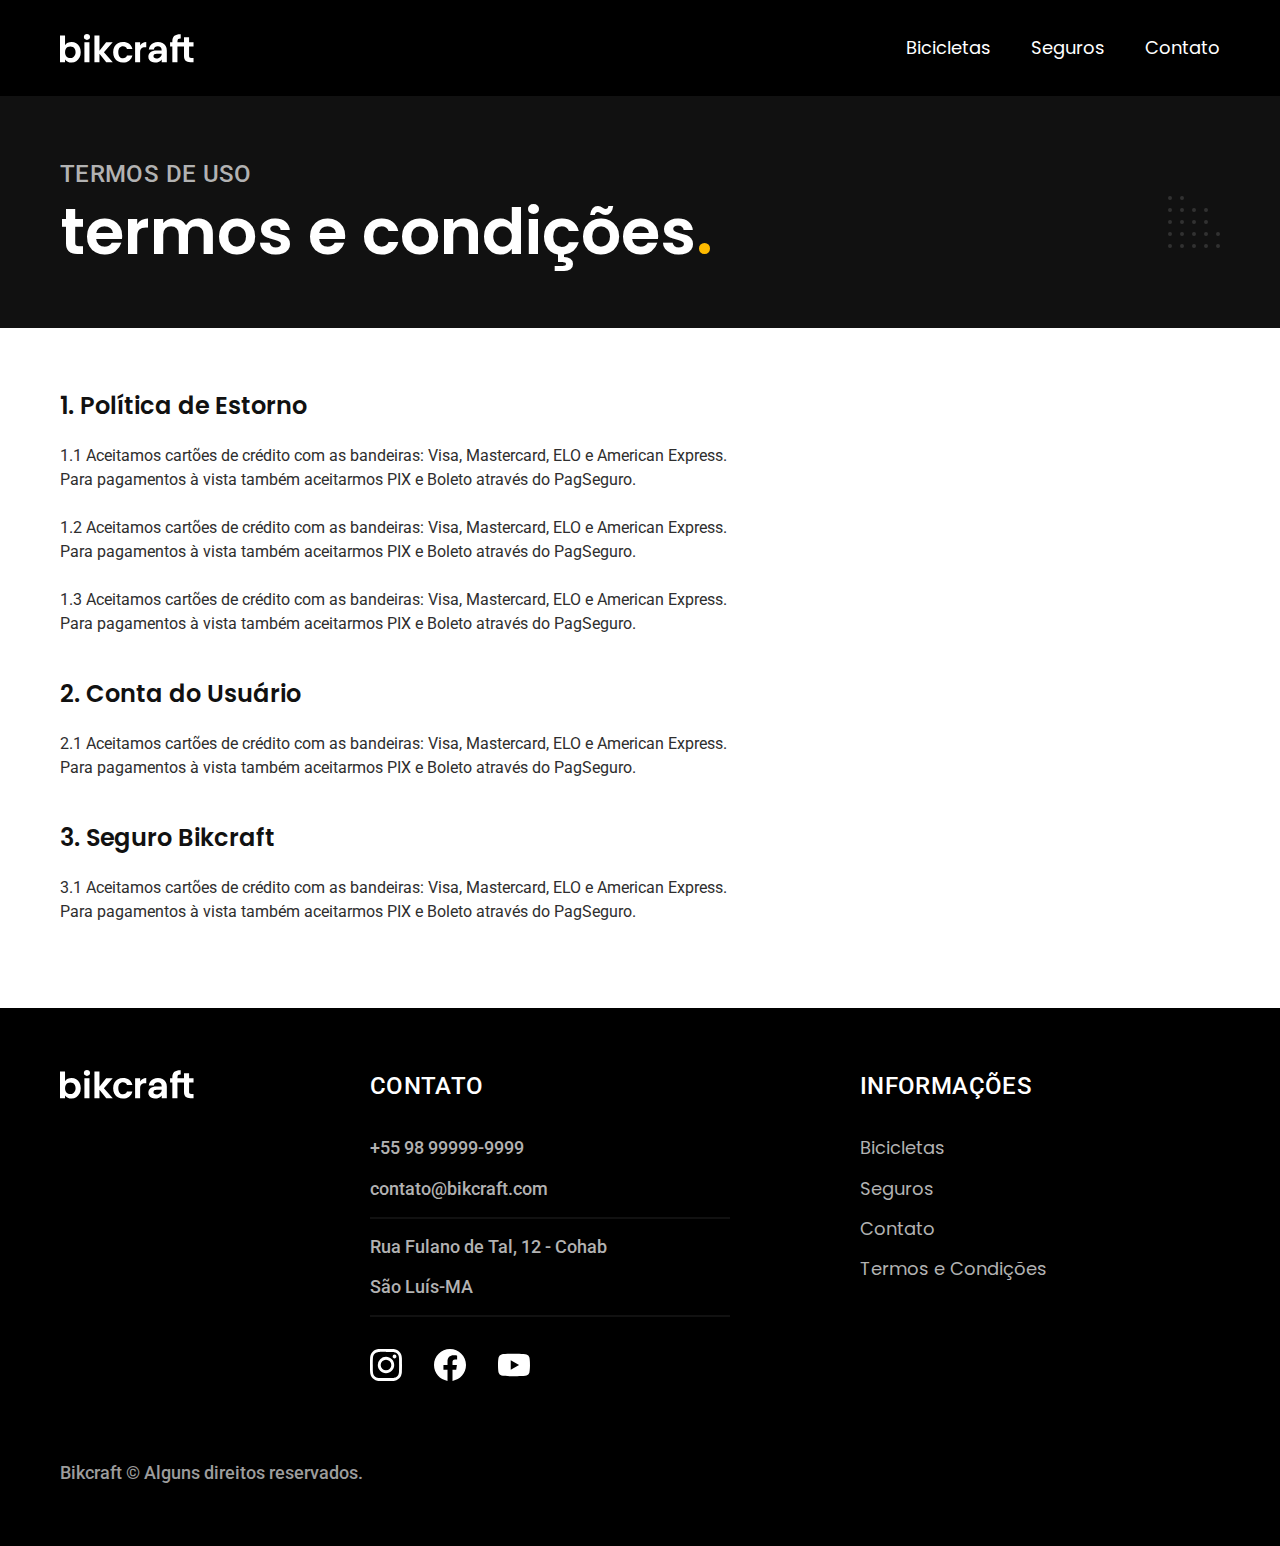
<file: termos.html>
<!DOCTYPE html>
<html lang="pt-br">
  <head>
    <meta charset="UTF-8" />
    <meta name="viewport" content="width=device-width, initial-scale=1.0" />

    <title>Termos e Condições | Bikcraft</title>
    <meta name="description" content="Termos e Condições." />

    <link rel="icon" href="./favicon.svg" type="image/svg+xml" />
    <link rel="preload" href="./css/style.min.css" as="style" />
    <link rel="stylesheet" href="./css/style.min.css" />

    <link rel="preconnect" href="https://fonts.googleapis.com" />
    <link rel="preconnect" href="https://fonts.gstatic.com" crossorigin />
    <link
      href="https://fonts.googleapis.com/css2?family=Merriweather:ital,wght@1,900&family=Poppins:wght@400;600&family=Roboto:wght@400;500&display=swap"
      rel="stylesheet"
    />
    <script>
      document.documentElement.classList.add("js");
    </script>
  </head>

  <body id="termos">
    <header class="header-bg">
      <div class="header container">
        <a href="./">
          <img src="./img/bikcraft.svg" alt="Bikcraft" />
        </a>

        <nav aria-label="primaria">
          <ul class="header-menu font-1-m cor-0">
            <li><a href="./bicicletas.html">Bicicletas</a></li>
            <li><a href="./seguros.html">Seguros</a></li>
            <li><a href="./contato.html">Contato</a></li>
          </ul>
        </nav>
      </div>
    </header>

    <main>
      <div class="titulo-bg">
        <div class="titulo container">
          <p class="font-2-l-b cor-5">Termos de uso</p>
          <h1 class="font-1-xxl cor-0">
            termos e condições<span class="cor-p1">.</span>
          </h1>
        </div>
      </div>

      <div class="termos font-2-s cor-10 container">
        <h2 class="font-1-l cor-11">1. Política de Estorno</h2>
        <p>
          1.1 Aceitamos cartões de crédito com as bandeiras: Visa, Mastercard,
          ELO e American Express. Para pagamentos à vista também aceitarmos PIX
          e Boleto através do PagSeguro.
        </p>
        <p>
          1.2 Aceitamos cartões de crédito com as bandeiras: Visa, Mastercard,
          ELO e American Express. Para pagamentos à vista também aceitarmos PIX
          e Boleto através do PagSeguro.
        </p>
        <p>
          1.3 Aceitamos cartões de crédito com as bandeiras: Visa, Mastercard,
          ELO e American Express. Para pagamentos à vista também aceitarmos PIX
          e Boleto através do PagSeguro.
        </p>
        <h2 class="font-1-l cor-11">2. Conta do Usuário</h2>
        <p>
          2.1 Aceitamos cartões de crédito com as bandeiras: Visa, Mastercard,
          ELO e American Express. Para pagamentos à vista também aceitarmos PIX
          e Boleto através do PagSeguro.
        </p>
        <h2 class="font-1-l cor-11">3. Seguro Bikcraft</h2>
        <p>
          3.1 Aceitamos cartões de crédito com as bandeiras: Visa, Mastercard,
          ELO e American Express. Para pagamentos à vista também aceitarmos PIX
          e Boleto através do PagSeguro.
        </p>
      </div>
    </main>

    <footer class="footer-bg">
      <div class="footer container">
        <img src="./img/bikcraft.svg" alt="Bikcraft" />
        <div class="footer-contato">
          <h3 class="font-2-l-b cor-0">Contato</h3>
          <ul class="font-2-m cor-5">
            <li><a href="tel:+55989999999">+55 98 99999-9999</a></li>
            <li>
              <a href="mailto:contato@bikcraft.com">contato@bikcraft.com</a>
            </li>
            <li>Rua Fulano de Tal, 12 - Cohab</li>
            <li>São Luís-MA</li>
          </ul>
          <div class="footer-redes">
            <a href="./"
              ><img src="./img/redes/instagram.svg" alt="Instagram"
            /></a>
            <a href="./"
              ><img src="./img/redes/facebook.svg" alt="Facebook"
            /></a>
            <a href="./"><img src="./img/redes/youtube.svg" alt="Youtube" /></a>
          </div>
        </div>
        <div class="footer-informacoes">
          <h3 class="font-2-l-b cor-0">Informações</h3>
          <nav>
            <ul class="font-1-m cor-5">
              <li><a href="./bicicletas.html">Bicicletas</a></li>
              <li><a href="./seguros.html">Seguros</a></li>
              <li><a href="./contato.html">Contato</a></li>
              <li><a href="./termos.html">Termos e Condições</a></li>
            </ul>
          </nav>
        </div>
        <p class="footer-copy font-2-m cor-6">
          Bikcraft © Alguns direitos reservados.
        </p>
      </div>
    </footer>

    <script src="./js/script.js"></script>
  </body>
</html>
</file>
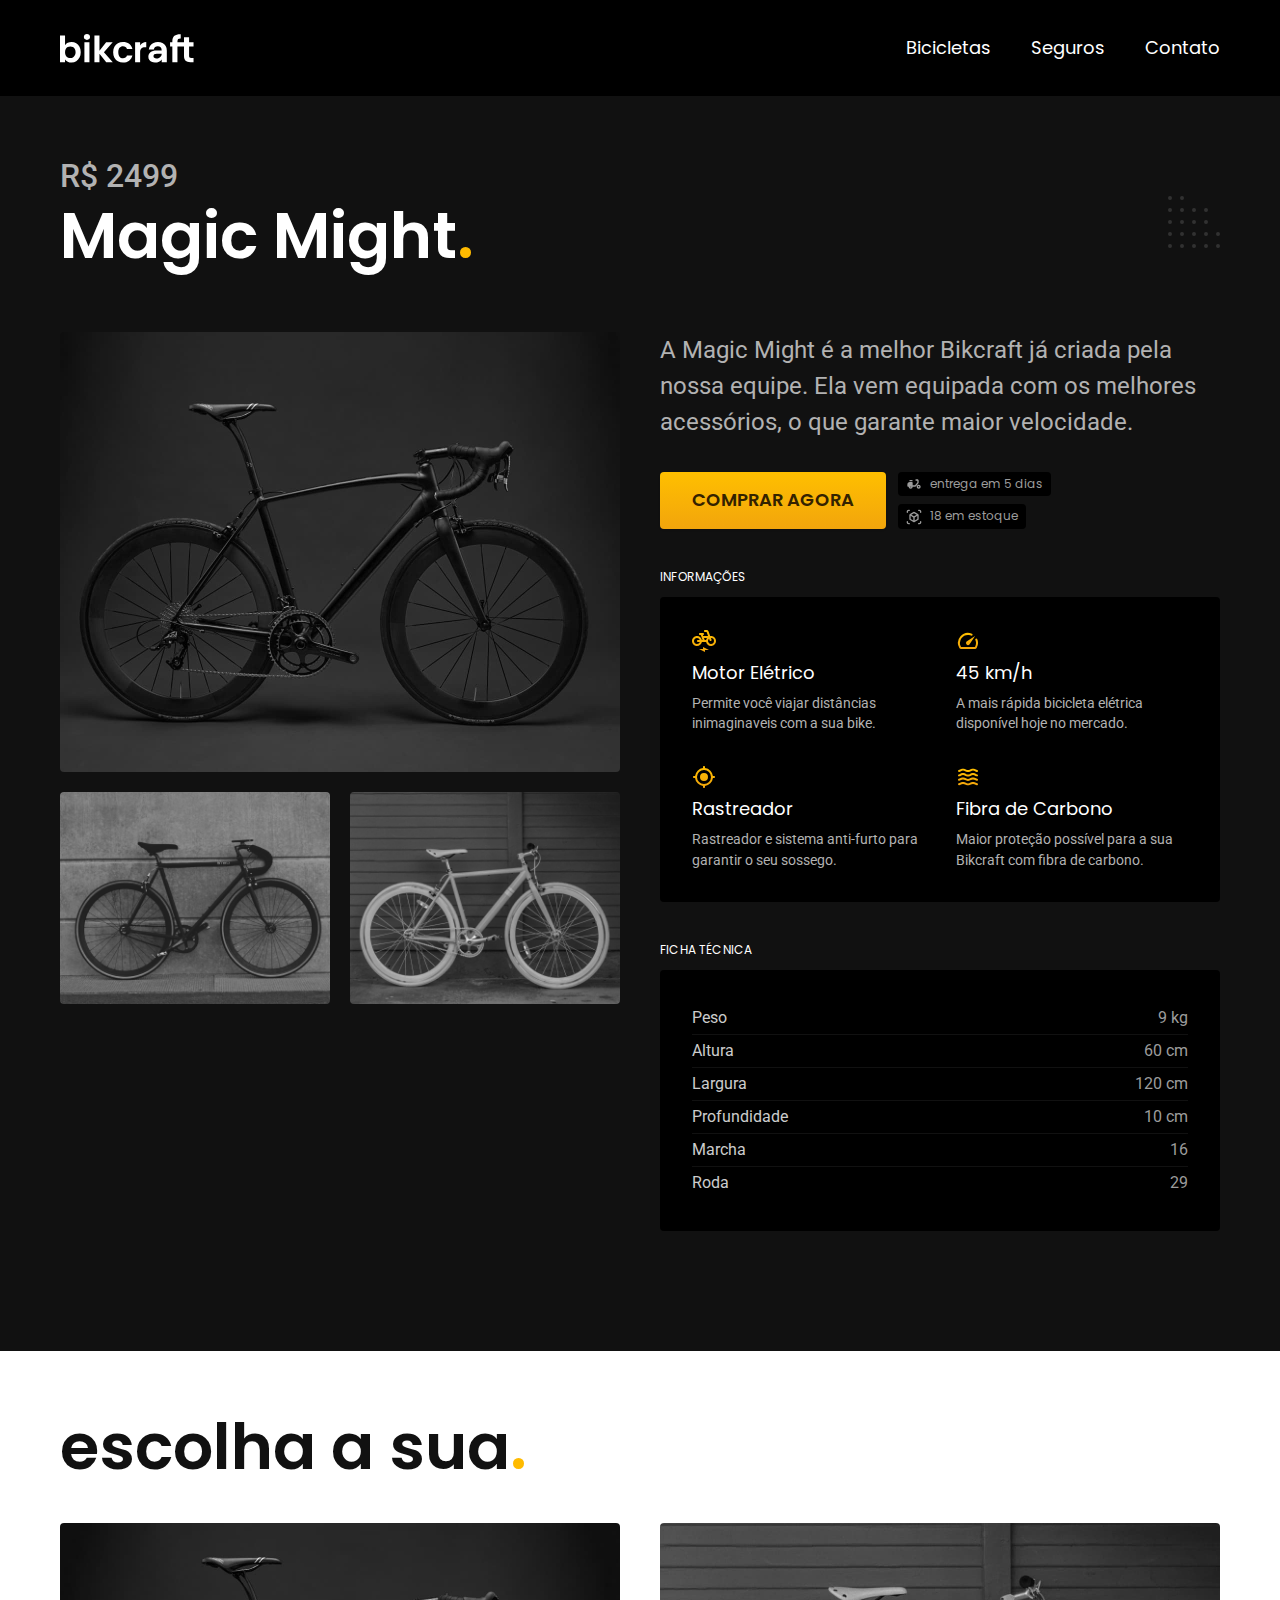
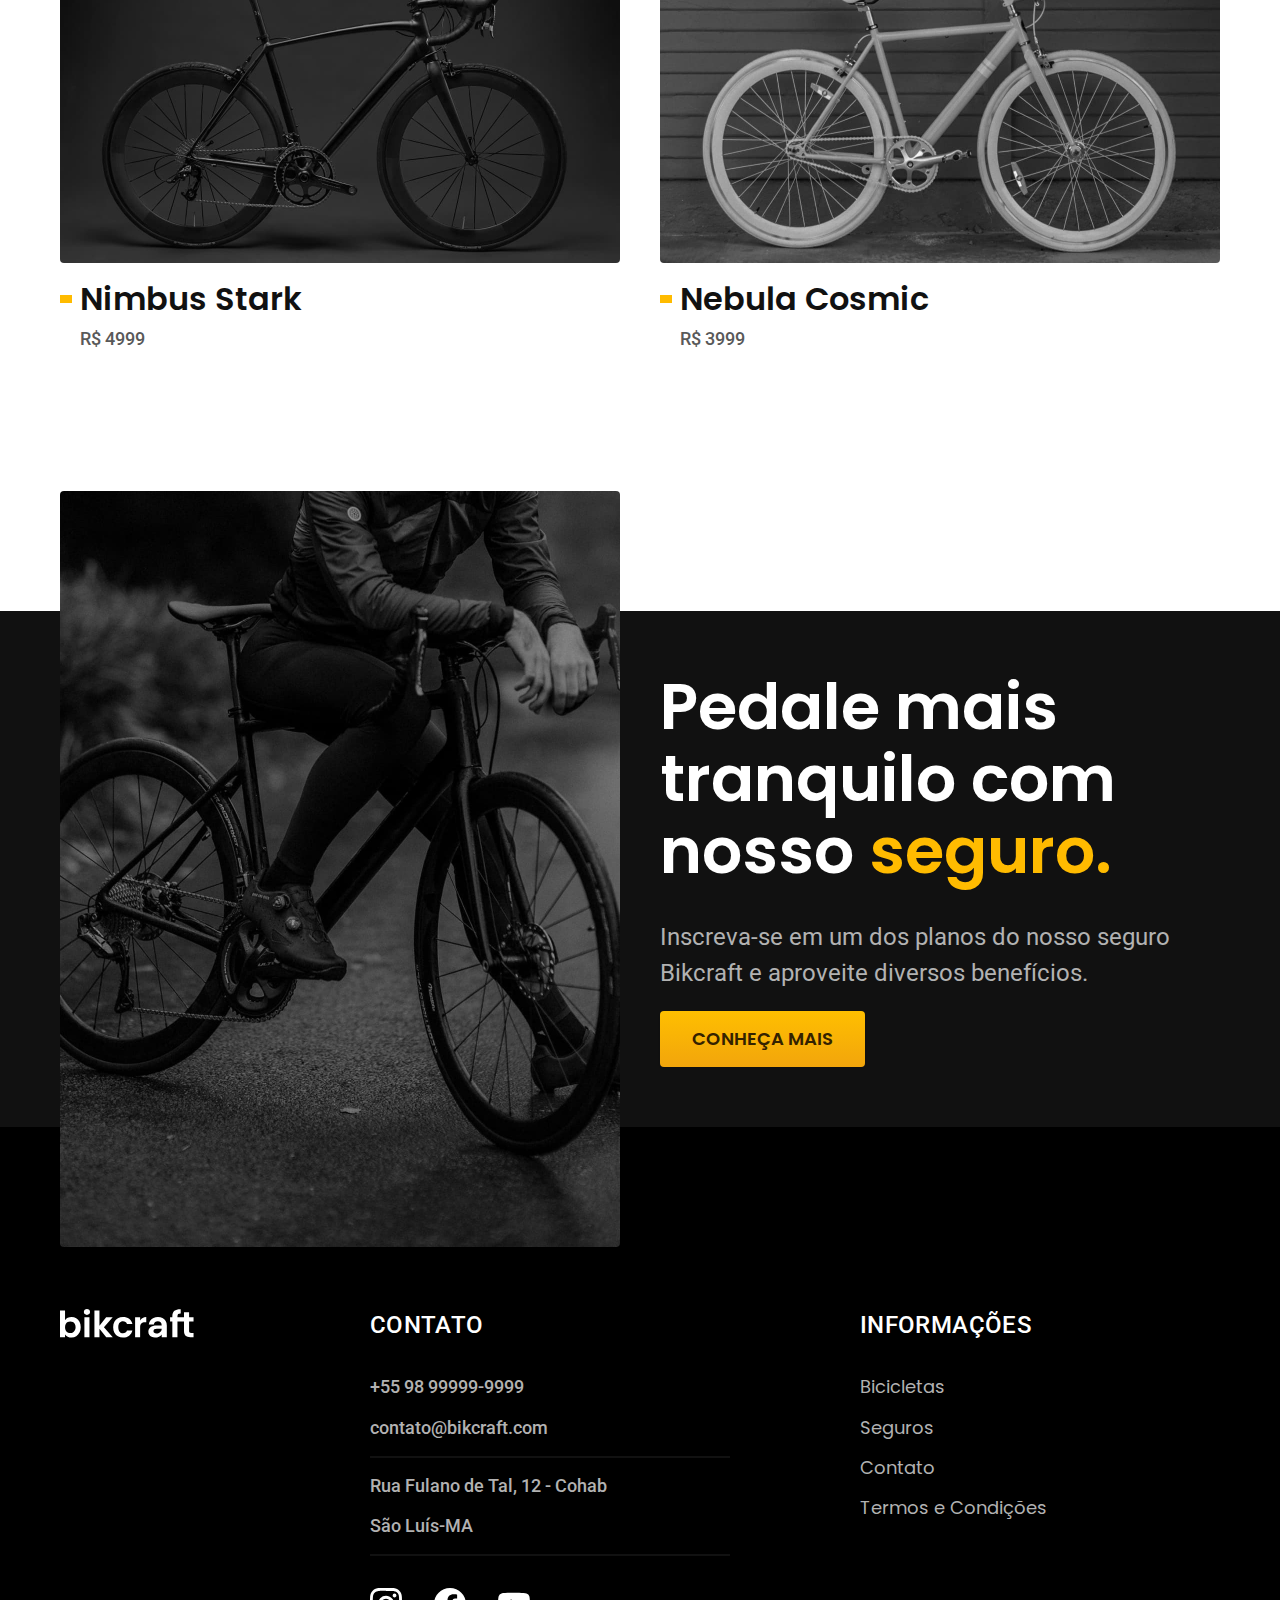
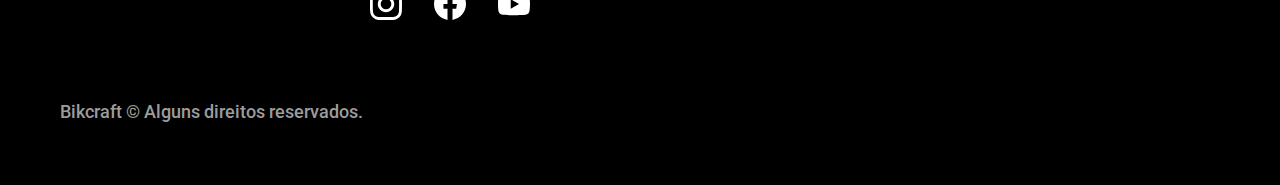
<file: bicicletas/magic.html>
<!DOCTYPE html>
<html lang="pt-br">
  <head>
    <meta charset="UTF-8" />
    <meta name="viewport" content="width=device-width, initial-scale=1.0" />

    <title>Magic | Bikcraft</title>
    <meta name="description" content="Magic." />
    <link rel="icon" href="../favicon.svg" type="image/svg+xml" />
    <link rel="preload" href="../css/style.min.css" as="style" />
    <link rel="stylesheet" href="../css/style.min.css" />

    <link rel="preconnect" href="https://fonts.googleapis.com" />
    <link rel="preconnect" href="https://fonts.gstatic.com" crossorigin />
    <link
      href="https://fonts.googleapis.com/css2?family=Merriweather:ital,wght@1,900&family=Poppins:wght@400;600&family=Roboto:wght@400;500&display=swap"
      rel="stylesheet"
    />
    <script>
      document.documentElement.classList.add("js");
    </script>
  </head>

  <body id="bicicleta">
    <header class="header-bg">
      <div class="header container">
        <a href="../">
          <img src="../img/bikcraft.svg" alt="Bikcraft" />
        </a>

        <nav aria-label="primaria">
          <ul class="header-menu font-1-m cor-0">
            <li><a href="../bicicletas.html">Bicicletas</a></li>
            <li><a href="../seguros.html">Seguros</a></li>
            <li><a href="../contato.html">Contato</a></li>
          </ul>
        </nav>
      </div>
    </header>

    <main class="titulo-bg">
      <div>
        <div class="titulo container">
          <p class="font-2-xl cor-5">R$ 2499</p>
          <h1 class="font-1-xxl cor-0">
            Magic Might<span class="cor-p1">.</span>
          </h1>
        </div>
      </div>
      <div class="bicicleta container">
        <div class="bicicleta-imagens">
          <img src="../img/bicicleta/nimbus1.jpg" alt="" />
          <img src="../img/bicicleta/nimbus2.jpg" alt="" />
          <img src="../img/bicicleta/nimbus3.jpg" alt="" />
        </div>
        <div class="bicicleta-conteudo">
          <p class="font-2-l cor-5">
            A Magic Might é a melhor Bikcraft já criada pela nossa equipe. Ela
            vem equipada com os melhores acessórios, o que garante maior
            velocidade.
          </p>
          <div class="bicicleta-comprar">
            <a
              class="botao"
              href="../orcamento.html?tipo=bikcraft&produto=magic"
              >Comprar Agora</a
            >
            <span class="font-1-xs cor-6"
              ><img src="../img/icones/entrega.svg" alt="" />entrega em 5
              dias</span
            >
            <span class="font-1-xs cor-6"
              ><img src="../img/icones/estoque.svg" alt="" />18 em estoque</span
            >
          </div>
          <h2 class="font-1-xs cor-0">Informações</h2>
          <ul class="bicicleta-informacoes">
            <li>
              <img src="../img/icones/eletrica.svg" alt="" />
              <h3 class="font-1-m cor-0">Motor Elétrico</h3>
              <p class="font-2-xs cor-5">
                Permite você viajar distâncias inimaginaveis com a sua bike.
              </p>
            </li>
            <li>
              <img src="../img/icones/velocidade.svg" alt="" />
              <h3 class="font-1-m cor-0">45 km/h</h3>
              <p class="font-2-xs cor-5">
                A mais rápida bicicleta elétrica disponível hoje no mercado.
              </p>
            </li>
            <li>
              <img src="../img/icones/rastreador.svg" alt="" />
              <h3 class="font-1-m cor-0">Rastreador</h3>
              <p class="font-2-xs cor-5">
                Rastreador e sistema anti-furto para garantir o seu sossego.
              </p>
            </li>
            <li>
              <img src="../img/icones/carbono.svg" alt="" />
              <h3 class="font-1-m cor-0">Fibra de Carbono</h3>
              <p class="font-2-xs cor-5">
                Maior proteção possível para a sua Bikcraft com fibra de
                carbono.
              </p>
            </li>
          </ul>
          <h2 class="font-1-xs cor-0">Ficha Técnica</h2>
          <ul class="bicicleta-ficha font-2-s cor-4">
            <li>Peso <span>9 kg</span></li>
            <li>Altura <span>60 cm</span></li>
            <li>Largura <span>120 cm</span></li>
            <li>Profundidade <span>10 cm</span></li>
            <li>Marcha <span>16</span></li>
            <li>Roda <span>29</span></li>
          </ul>
        </div>
      </div>
    </main>

    <article class="bicicletas-lista container">
      <h2 class="font-1-xxl">escolha a sua<span class="cor-p1">.</span></h2>
      <ul>
        <li>
          <a href="./nimbus.html">
            <img src="../img/bicicletas/nimbus.jpg" alt="Bicicleta preta" />
            <h3 class="font-1-xl">Nimbus Stark</h3>
            <span class="font-2-m cor-8">R$ 4999</span>
          </a>
        </li>
        <li>
          <a href="./nebula.html">
            <img src="../img/bicicletas/nebula.jpg" alt="Bicicleta preta" />
            <h3 class="font-1-xl">Nebula Cosmic</h3>
            <span class="font-2-m cor-8">R$ 3999</span>
          </a>
        </li>
      </ul>
    </article>

    <article class="seguro-bg">
      <div class="seguro container">
        <div class="seguro-imagem">
          <img
            src="../img/fotos/seguros.jpg"
            alt="Pessoa parada em cima de uma bicicleta"
          />
        </div>
        <div class="seguro-conteudo">
          <h2 class="font-1-xxl cor-0">
            Pedale mais tranquilo com nosso <span class="cor-p1">seguro.</span>
          </h2>
          <p class="font-2-l cor-5">
            Inscreva-se em um dos planos do nosso seguro Bikcraft e aproveite
            diversos benefícios.
          </p>
          <a class="botao" href="../seguros.html">Conheça Mais</a>
        </div>
      </div>
    </article>
    <footer class="footer-bg">
      <div class="footer container">
        <img src="../img/bikcraft.svg" alt="Bikcraft" />
        <div class="footer-contato">
          <h3 class="font-2-l-b cor-0">Contato</h3>
          <ul class="font-2-m cor-5">
            <li><a href="tel:+55989999999">+55 98 99999-9999</a></li>
            <li>
              <a href="mailto:contato@bikcraft.com">contato@bikcraft.com</a>
            </li>
            <li>Rua Fulano de Tal, 12 - Cohab</li>
            <li>São Luís-MA</li>
          </ul>
          <div class="footer-redes">
            <a href="../"
              ><img src="../img/redes/instagram.svg" alt="Instagram"
            /></a>
            <a href="../"
              ><img src="../img/redes/facebook.svg" alt="Facebook"
            /></a>
            <a href="../"
              ><img src="../img/redes/youtube.svg" alt="Youtube"
            /></a>
          </div>
        </div>
        <div class="footer-informacoes">
          <h3 class="font-2-l-b cor-0">Informações</h3>
          <nav>
            <ul class="font-1-m cor-5">
              <li><a href="../bicicletas.html">Bicicletas</a></li>
              <li><a href="../seguros.html">Seguros</a></li>
              <li><a href="../contato.html">Contato</a></li>
              <li><a href="../termos.html">Termos e Condições</a></li>
            </ul>
          </nav>
        </div>
        <p class="footer-copy font-2-m cor-6">
          Bikcraft © Alguns direitos reservados.
        </p>
      </div>
    </footer>
    <script src="../js/script.js"></script>
  </body>
</html>
</file>
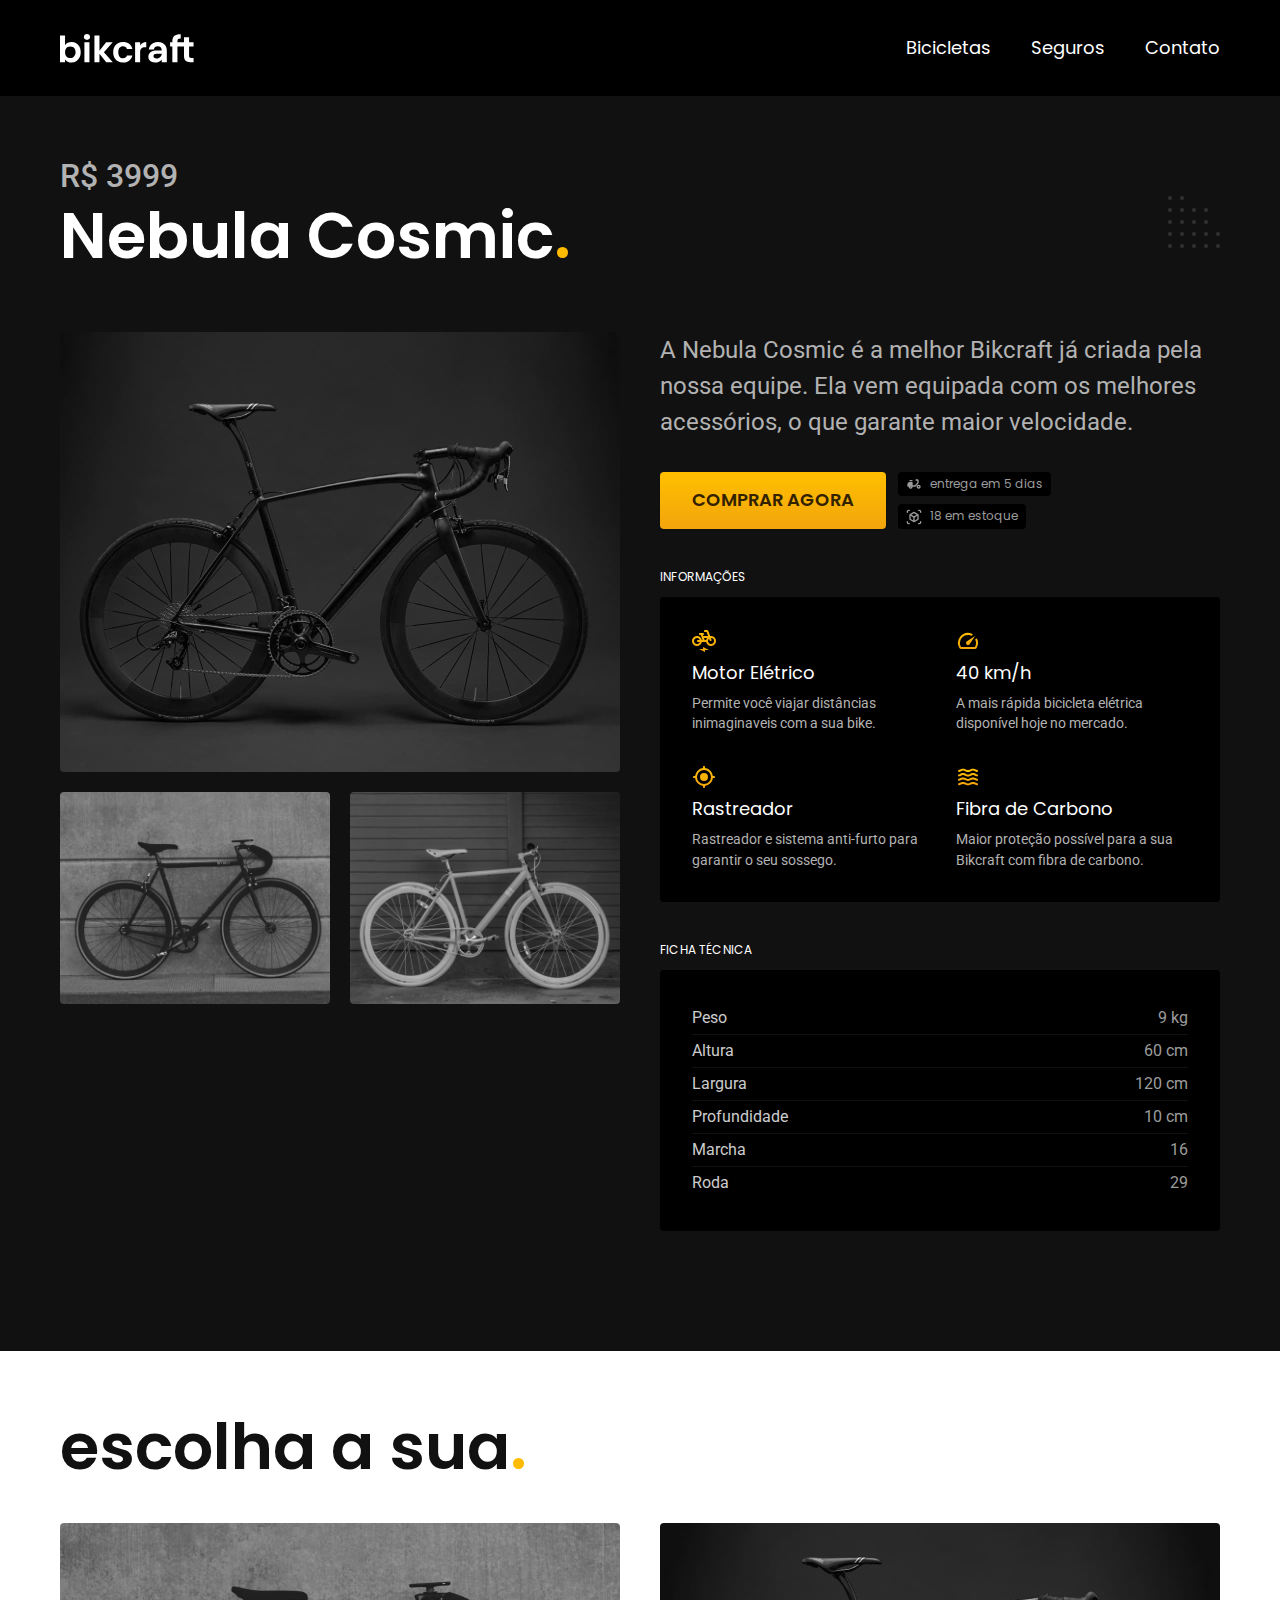
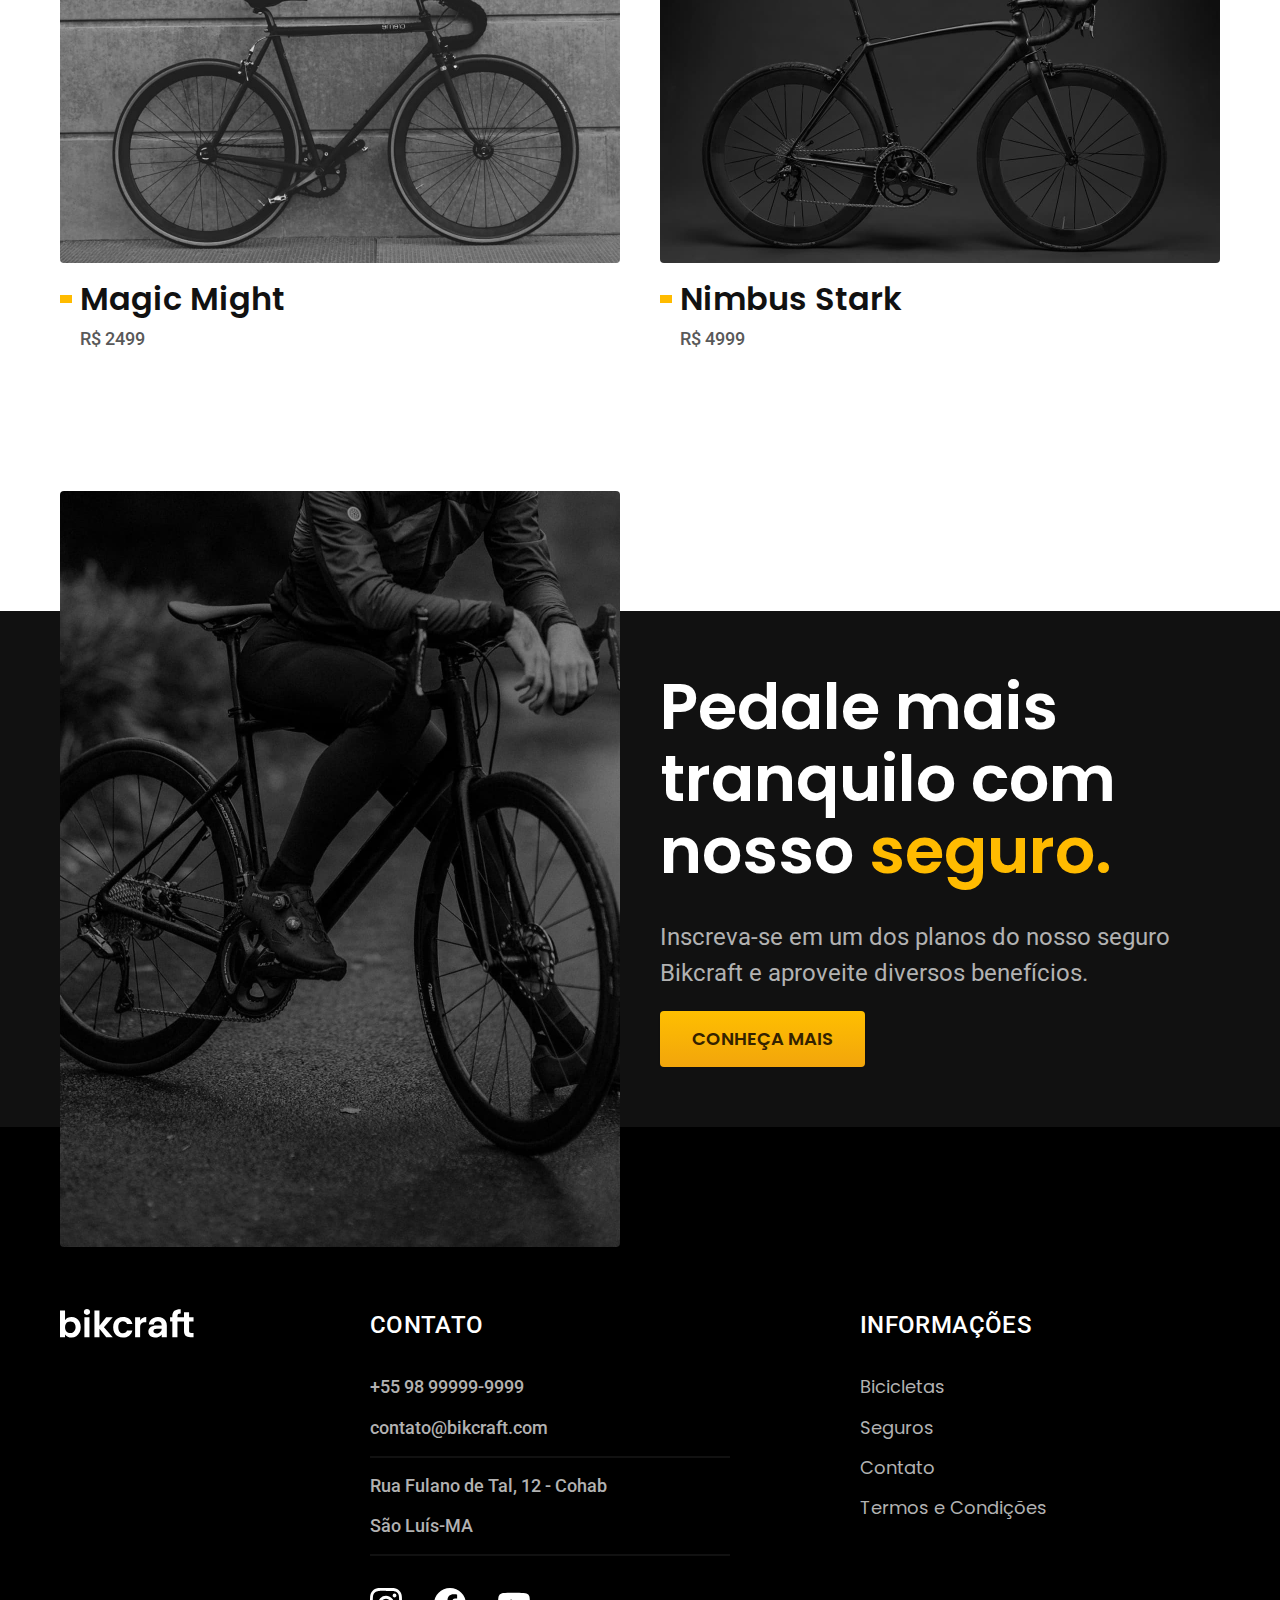
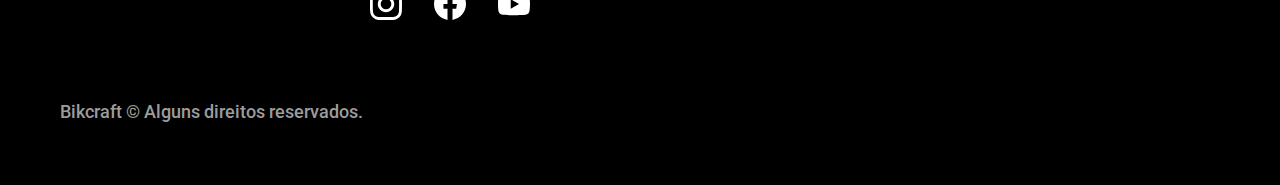
<file: bicicletas/nebula.html>
<!DOCTYPE html>
<html lang="pt-br">
  <head>
    <meta charset="UTF-8" />
    <meta name="viewport" content="width=device-width, initial-scale=1.0" />

    <title>Nebula | Bikcraft</title>
    <meta name="description" content="Nebula." />
    <link rel="icon" href="../favicon.svg" type="image/svg+xml" />
    <link rel="preload" href="../css/style.min.css" as="style" />
    <link rel="stylesheet" href="../css/style.min.css" />

    <link rel="preconnect" href="https://fonts.googleapis.com" />
    <link rel="preconnect" href="https://fonts.gstatic.com" crossorigin />
    <link
      href="https://fonts.googleapis.com/css2?family=Merriweather:ital,wght@1,900&family=Poppins:wght@400;600&family=Roboto:wght@400;500&display=swap"
      rel="stylesheet"
    />
    <script>
      document.documentElement.classList.add("js");
    </script>
  </head>

  <body id="bicicleta">
    <header class="header-bg">
      <div class="header container">
        <a href="../">
          <img src="../img/bikcraft.svg" alt="Bikcraft" />
        </a>

        <nav aria-label="primaria">
          <ul class="header-menu font-1-m cor-0">
            <li><a href="../bicicletas.html">Bicicletas</a></li>
            <li><a href="../seguros.html">Seguros</a></li>
            <li><a href="../contato.html">Contato</a></li>
          </ul>
        </nav>
      </div>
    </header>

    <main class="titulo-bg">
      <div>
        <div class="titulo container">
          <p class="font-2-xl cor-5">R$ 3999</p>
          <h1 class="font-1-xxl cor-0">
            Nebula Cosmic<span class="cor-p1">.</span>
          </h1>
        </div>
      </div>
      <div class="bicicleta container">
        <div class="bicicleta-imagens">
          <img src="../img/bicicleta/nimbus1.jpg" alt="" />
          <img src="../img/bicicleta/nimbus2.jpg" alt="" />
          <img src="../img/bicicleta/nimbus3.jpg" alt="" />
        </div>
        <div class="bicicleta-conteudo">
          <p class="font-2-l cor-5">
            A Nebula Cosmic é a melhor Bikcraft já criada pela nossa equipe. Ela
            vem equipada com os melhores acessórios, o que garante maior
            velocidade.
          </p>
          <div class="bicicleta-comprar">
            <a
              class="botao"
              href="../orcamento.html?tipo=bikcraft&produto=nebula"
              >Comprar Agora</a
            >
            <span class="font-1-xs cor-6"
              ><img src="../img/icones/entrega.svg" alt="" />entrega em 5
              dias</span
            >
            <span class="font-1-xs cor-6"
              ><img src="../img/icones/estoque.svg" alt="" />18 em estoque</span
            >
          </div>
          <h2 class="font-1-xs cor-0">Informações</h2>
          <ul class="bicicleta-informacoes">
            <li>
              <img src="../img/icones/eletrica.svg" alt="" />
              <h3 class="font-1-m cor-0">Motor Elétrico</h3>
              <p class="font-2-xs cor-5">
                Permite você viajar distâncias inimaginaveis com a sua bike.
              </p>
            </li>
            <li>
              <img src="../img/icones/velocidade.svg" alt="" />
              <h3 class="font-1-m cor-0">40 km/h</h3>
              <p class="font-2-xs cor-5">
                A mais rápida bicicleta elétrica disponível hoje no mercado.
              </p>
            </li>
            <li>
              <img src="../img/icones/rastreador.svg" alt="" />
              <h3 class="font-1-m cor-0">Rastreador</h3>
              <p class="font-2-xs cor-5">
                Rastreador e sistema anti-furto para garantir o seu sossego.
              </p>
            </li>
            <li>
              <img src="../img/icones/carbono.svg" alt="" />
              <h3 class="font-1-m cor-0">Fibra de Carbono</h3>
              <p class="font-2-xs cor-5">
                Maior proteção possível para a sua Bikcraft com fibra de
                carbono.
              </p>
            </li>
          </ul>
          <h2 class="font-1-xs cor-0">Ficha Técnica</h2>
          <ul class="bicicleta-ficha font-2-s cor-4">
            <li>Peso <span>9 kg</span></li>
            <li>Altura <span>60 cm</span></li>
            <li>Largura <span>120 cm</span></li>
            <li>Profundidade <span>10 cm</span></li>
            <li>Marcha <span>16</span></li>
            <li>Roda <span>29</span></li>
          </ul>
        </div>
      </div>
    </main>

    <article class="bicicletas-lista container">
      <h2 class="font-1-xxl">escolha a sua<span class="cor-p1">.</span></h2>
      <ul>
        <li>
          <a href="./magic.html">
            <img src="../img/bicicletas/magic.jpg" alt="Bicicleta preta" />
            <h3 class="font-1-xl">Magic Might</h3>
            <span class="font-2-m cor-8">R$ 2499</span>
          </a>
        </li>
        <li>
          <a href="./nimbus.html">
            <img src="../img/bicicletas/nimbus.jpg" alt="Bicicleta preta" />
            <h3 class="font-1-xl">Nimbus Stark</h3>
            <span class="font-2-m cor-8">R$ 4999</span>
          </a>
        </li>
      </ul>
    </article>

    <article class="seguro-bg">
      <div class="seguro container">
        <div class="seguro-imagem">
          <img
            src="../img/fotos/seguros.jpg"
            alt="Pessoa parada em cima de uma bicicleta"
          />
        </div>
        <div class="seguro-conteudo">
          <h2 class="font-1-xxl cor-0">
            Pedale mais tranquilo com nosso <span class="cor-p1">seguro.</span>
          </h2>
          <p class="font-2-l cor-5">
            Inscreva-se em um dos planos do nosso seguro Bikcraft e aproveite
            diversos benefícios.
          </p>
          <a class="botao" href="../seguros.html">Conheça Mais</a>
        </div>
      </div>
    </article>
    <footer class="footer-bg">
      <div class="footer container">
        <img src="../img/bikcraft.svg" alt="Bikcraft" />
        <div class="footer-contato">
          <h3 class="font-2-l-b cor-0">Contato</h3>
          <ul class="font-2-m cor-5">
            <li><a href="tel:+55989999999">+55 98 99999-9999</a></li>
            <li>
              <a href="mailto:contato@bikcraft.com">contato@bikcraft.com</a>
            </li>
            <li>Rua Fulano de Tal, 12 - Cohab</li>
            <li>São Luís-MA</li>
          </ul>
          <div class="footer-redes">
            <a href="../"
              ><img src="../img/redes/instagram.svg" alt="Instagram"
            /></a>
            <a href="../"
              ><img src="../img/redes/facebook.svg" alt="Facebook"
            /></a>
            <a href="../"
              ><img src="../img/redes/youtube.svg" alt="Youtube"
            /></a>
          </div>
        </div>
        <div class="footer-informacoes">
          <h3 class="font-2-l-b cor-0">Informações</h3>
          <nav>
            <ul class="font-1-m cor-5">
              <li><a href="../bicicletas.html">Bicicletas</a></li>
              <li><a href="../seguros.html">Seguros</a></li>
              <li><a href="../contato.html">Contato</a></li>
              <li><a href="../termos.html">Termos e Condições</a></li>
            </ul>
          </nav>
        </div>
        <p class="footer-copy font-2-m cor-6">
          Bikcraft © Alguns direitos reservados.
        </p>
      </div>
    </footer>
    <script src="../js/script.js"></script>
  </body>
</html>
</file>
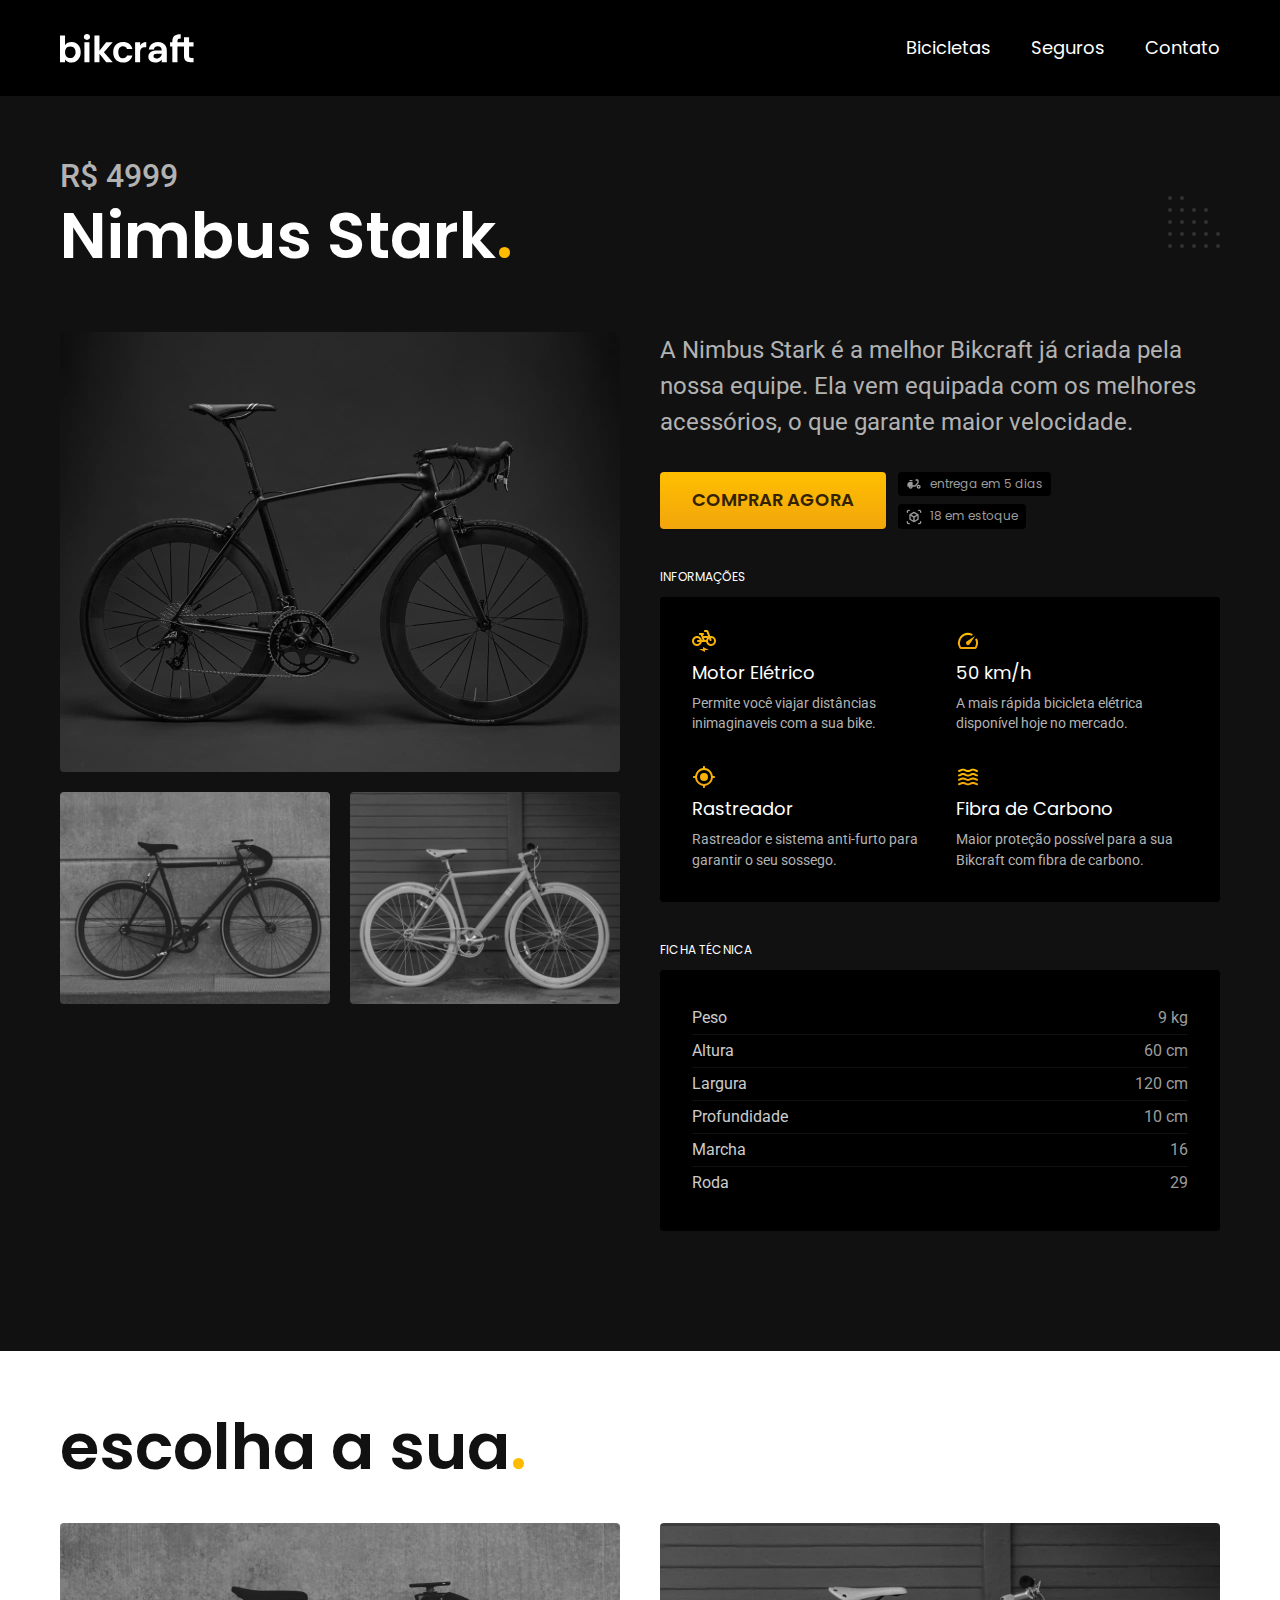
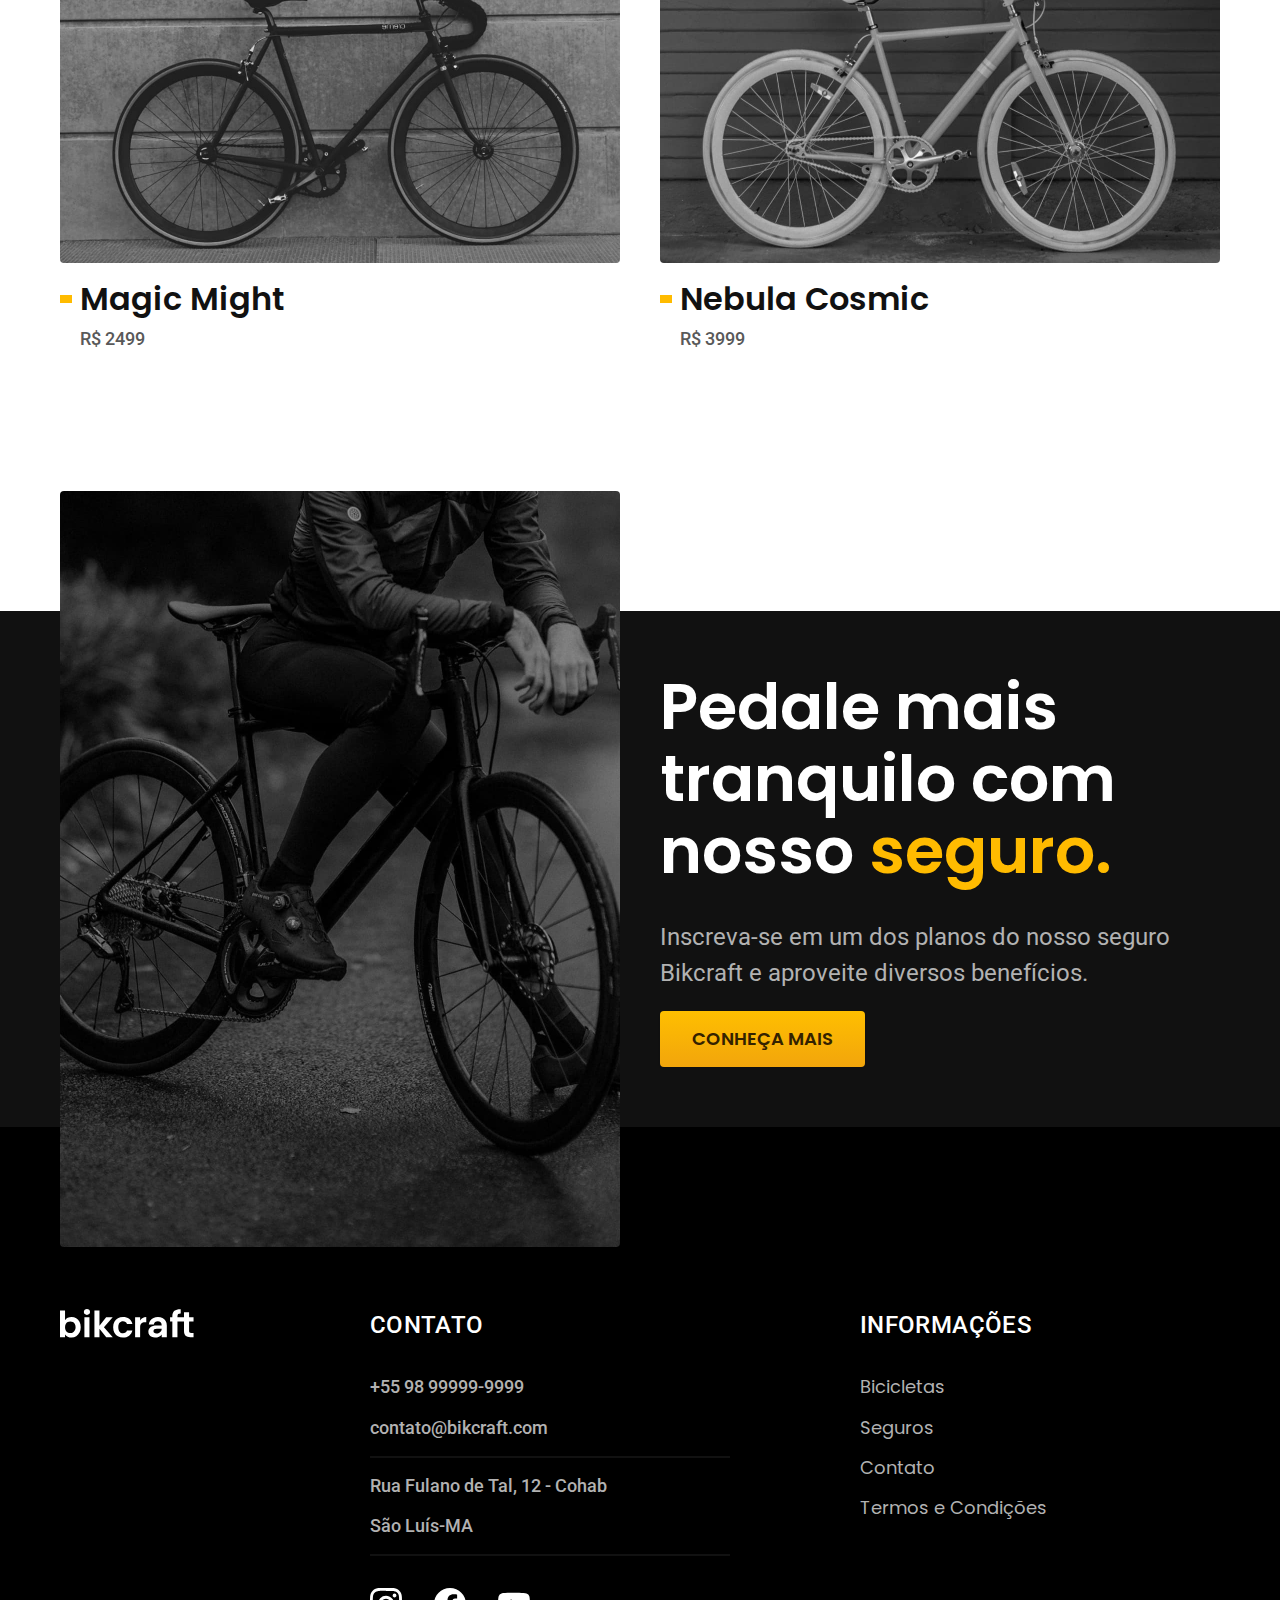
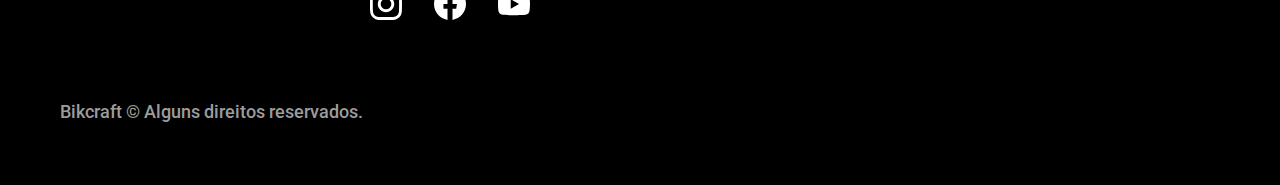
<file: bicicletas/nimbus.html>
<!DOCTYPE html>
<html lang="pt-br">
  <head>
    <meta charset="UTF-8" />
    <meta name="viewport" content="width=device-width, initial-scale=1.0" />

    <title>Nimbus | Bikcraft</title>
    <meta name="description" content="Nimbus." />
    <link rel="icon" href="../favicon.svg" type="image/svg+xml" />
    <link rel="preload" href="../css/style.min.css" as="style" />
    <link rel="stylesheet" href="../css/style.min.css" />

    <link rel="preconnect" href="https://fonts.googleapis.com" />
    <link rel="preconnect" href="https://fonts.gstatic.com" crossorigin />
    <link
      href="https://fonts.googleapis.com/css2?family=Merriweather:ital,wght@1,900&family=Poppins:wght@400;600&family=Roboto:wght@400;500&display=swap"
      rel="stylesheet"
    />
    <script>
      document.documentElement.classList.add("js");
    </script>
  </head>

  <body id="bicicleta">
    <header class="header-bg">
      <div class="header container">
        <a href="../">
          <img src="../img/bikcraft.svg" alt="Bikcraft" />
        </a>

        <nav aria-label="primaria">
          <ul class="header-menu font-1-m cor-0">
            <li><a href="../bicicletas.html">Bicicletas</a></li>
            <li><a href="../seguros.html">Seguros</a></li>
            <li><a href="../contato.html">Contato</a></li>
          </ul>
        </nav>
      </div>
    </header>

    <main class="titulo-bg">
      <div>
        <div class="titulo container">
          <p class="font-2-xl cor-5">R$ 4999</p>
          <h1 class="font-1-xxl cor-0">
            Nimbus Stark<span class="cor-p1">.</span>
          </h1>
        </div>
      </div>
      <div class="bicicleta container">
        <div class="bicicleta-imagens">
          <img src="../img/bicicleta/nimbus1.jpg" alt="" />
          <img src="../img/bicicleta/nimbus2.jpg" alt="" />
          <img src="../img/bicicleta/nimbus3.jpg" alt="" />
        </div>
        <div class="bicicleta-conteudo">
          <p class="font-2-l cor-5">
            A Nimbus Stark é a melhor Bikcraft já criada pela nossa equipe. Ela
            vem equipada com os melhores acessórios, o que garante maior
            velocidade.
          </p>
          <div class="bicicleta-comprar">
            <a
              class="botao"
              href="../orcamento.html?tipo=bikcraft&produto=nimbus"
              >Comprar Agora</a
            >
            <span class="font-1-xs cor-6"
              ><img src="../img/icones/entrega.svg" alt="" />entrega em 5
              dias</span
            >
            <span class="font-1-xs cor-6"
              ><img src="../img/icones/estoque.svg" alt="" />18 em estoque</span
            >
          </div>
          <h2 class="font-1-xs cor-0">Informações</h2>
          <ul class="bicicleta-informacoes">
            <li>
              <img src="../img/icones/eletrica.svg" alt="" />
              <h3 class="font-1-m cor-0">Motor Elétrico</h3>
              <p class="font-2-xs cor-5">
                Permite você viajar distâncias inimaginaveis com a sua bike.
              </p>
            </li>
            <li>
              <img src="../img/icones/velocidade.svg" alt="" />
              <h3 class="font-1-m cor-0">50 km/h</h3>
              <p class="font-2-xs cor-5">
                A mais rápida bicicleta elétrica disponível hoje no mercado.
              </p>
            </li>
            <li>
              <img src="../img/icones/rastreador.svg" alt="" />
              <h3 class="font-1-m cor-0">Rastreador</h3>
              <p class="font-2-xs cor-5">
                Rastreador e sistema anti-furto para garantir o seu sossego.
              </p>
            </li>
            <li>
              <img src="../img/icones/carbono.svg" alt="" />
              <h3 class="font-1-m cor-0">Fibra de Carbono</h3>
              <p class="font-2-xs cor-5">
                Maior proteção possível para a sua Bikcraft com fibra de
                carbono.
              </p>
            </li>
          </ul>
          <h2 class="font-1-xs cor-0">Ficha Técnica</h2>
          <ul class="bicicleta-ficha font-2-s cor-4">
            <li>Peso <span>9 kg</span></li>
            <li>Altura <span>60 cm</span></li>
            <li>Largura <span>120 cm</span></li>
            <li>Profundidade <span>10 cm</span></li>
            <li>Marcha <span>16</span></li>
            <li>Roda <span>29</span></li>
          </ul>
        </div>
      </div>
    </main>

    <article class="bicicletas-lista container">
      <h2 class="font-1-xxl">escolha a sua<span class="cor-p1">.</span></h2>
      <ul>
        <li>
          <a href="./magic.html">
            <img src="../img/bicicletas/magic.jpg" alt="Bicicleta preta" />
            <h3 class="font-1-xl">Magic Might</h3>
            <span class="font-2-m cor-8">R$ 2499</span>
          </a>
        </li>
        <li>
          <a href="./nebula.html">
            <img src="../img/bicicletas/nebula.jpg" alt="Bicicleta preta" />
            <h3 class="font-1-xl">Nebula Cosmic</h3>
            <span class="font-2-m cor-8">R$ 3999</span>
          </a>
        </li>
      </ul>
    </article>

    <article class="seguro-bg">
      <div class="seguro container">
        <div class="seguro-imagem">
          <img
            src="../img/fotos/seguros.jpg"
            alt="Pessoa parada em cima de uma bicicleta"
          />
        </div>
        <div class="seguro-conteudo">
          <h2 class="font-1-xxl cor-0">
            Pedale mais tranquilo com nosso <span class="cor-p1">seguro.</span>
          </h2>
          <p class="font-2-l cor-5">
            Inscreva-se em um dos planos do nosso seguro Bikcraft e aproveite
            diversos benefícios.
          </p>
          <a class="botao" href="../seguros.html">Conheça Mais</a>
        </div>
      </div>
    </article>
    <footer class="footer-bg">
      <div class="footer container">
        <img src="../img/bikcraft.svg" alt="Bikcraft" />
        <div class="footer-contato">
          <h3 class="font-2-l-b cor-0">Contato</h3>
          <ul class="font-2-m cor-5">
            <li><a href="tel:+55989999999">+55 98 99999-9999</a></li>
            <li>
              <a href="mailto:contato@bikcraft.com">contato@bikcraft.com</a>
            </li>
            <li>Rua Fulano de Tal, 12 - Cohab</li>
            <li>São Luís-MA</li>
          </ul>
          <div class="footer-redes">
            <a href="../"
              ><img src="../img/redes/instagram.svg" alt="Instagram"
            /></a>
            <a href="../"
              ><img src="../img/redes/facebook.svg" alt="Facebook"
            /></a>
            <a href="../"
              ><img src="../img/redes/youtube.svg" alt="Youtube"
            /></a>
          </div>
        </div>
        <div class="footer-informacoes">
          <h3 class="font-2-l-b cor-0">Informações</h3>
          <nav>
            <ul class="font-1-m cor-5">
              <li><a href="../bicicletas.html">Bicicletas</a></li>
              <li><a href="../seguros.html">Seguros</a></li>
              <li><a href="../contato.html">Contato</a></li>
              <li><a href="../termos.html">Termos e Condições</a></li>
            </ul>
          </nav>
        </div>
        <p class="footer-copy font-2-m cor-6">
          Bikcraft © Alguns direitos reservados.
        </p>
      </div>
    </footer>
    <script src="../js/script.js"></script>
  </body>
</html>
</file>
<file: css/style.min.css>
body{margin:0;font-family:Arial,Helvetica,sans-serif;color:#111}blockquote,dd,h1,h2,h3,h4,p,ul{margin:0}ul{padding:0;list-style:none}a{text-decoration:none;color:inherit}img{max-width:100%;height:auto;display:block}img[src$=".jpg"]{border-radius:4px}.font-1-xs{font:400 0.75rem/1.35 Poppins,sans-serif}.font-2-xs{font:400 0.875rem/1.43 Roboto,sans-serif}.font-1-s{font:400 1rem/1.5 Poppins,sans-serif}.font-2-s{font:400 1rem/1.5 Roboto,sans-serif}.font-1-m,.font-1-m-b{font:400 1.125rem/1.35 Poppins,sans-serif}.font-1-m-b{font-weight:600}.font-2-m{font:500 1.125rem/1.35 Roboto,sans-serif}.font-1-l{font:400 1.5rem/1.5 Poppins,sans-serif}.font-2-l,.font-2-l-b{font:400 1.5rem/1.5 Roboto,sans-serif}.font-2-l-b{font-weight:500;letter-spacing:.015em;text-transform:uppercase}.font-1-xl{font:600 2rem/1.25 Poppins,sans-serif}.font-2-xl{font:500 2rem/1.25 Roboto,sans-serif}.font-1-xxl{font:600 4rem/1.125 Poppins,sans-serif}@media (max-width:1200px){.font-1-xxl{font-size:3rem}.font-2-l,.font-2-l-b{font-size:1.125rem}}@media (max-width:800px){.font-1-xxl{font-size:2rem}.font-1-xl,.font-2-xl{font-size:1.5rem}}:root{--cor-0:#ffffff;--cor-1:#f7f7f7;--cor-2:#ededed;--cor-3:#dedede;--cor-4:#cccccc;--cor-5:#b2b2b2;--cor-6:#9c9c9c;--cor-7:#717171;--cor-8:#595959;--cor-9:#404040;--cor-10:#2e2e2e;--cor-11:#111111;--cor-12:#000000;--cor-p1:#ffbb00;--cor-p2:#e4a30b;--cor-p3:#a66f00;--cor-p4:#664400;--cor-p5:#332200}.cor-0{color:var(--cor-0)}.cor-1{color:var(--cor-1)}.cor-2{color:var(--cor-2)}.cor-3{color:var(--cor-3)}.cor-4{color:var(--cor-4)}.cor-5{color:var(--cor-5)}.cor-6{color:var(--cor-6)}.cor-7{color:var(--cor-7)}.cor-8{color:var(--cor-8)}.cor-9{color:var(--cor-9)}.cor-10{color:var(--cor-10)}.cor-11{color:var(--cor-11)}.cor-12{color:var(--cor-12)}.cor-p1{color:var(--cor-p1)}.cor-p2{color:var(--cor-p2)}.cor-p3{color:var(--cor-p3)}.cor-p4{color:var(--cor-p4)}.cor-p5{color:var(--cor-p5)}.js [data-anime]{opacity:0}.js .anime{opacity:1;transform:none;transition:transform .8s,opacity .8s}.header-bg{background-color:var(--cor-12)}.header{display:flex;flex-wrap:wrap;gap:20px;justify-content:space-between;align-items:center;padding-top:20px;padding-bottom:20px}.header-menu{display:flex;flex-wrap:wrap;gap:40px}.header-menu a{display:inline-block;padding:16px 0;position:relative}.header-menu a:after{content:"";display:block;height:2px;width:0;background:var(--cor-0);margin-top:4px;transition:.3s;position:absolute}.header-menu a.ativo::after,.header-menu a:hover::after{width:100%}@media (max-width:800px){.header-menu{gap:20px}.header-menu a{background:var(--cor-11);padding:12px 16px;border-radius:4px}.header-menu a:hover{background-color:var(--cor-10)}.header a:after{display:none}}@media (max-width:600px){.header-menu{gap:12px}.header-menu a{padding:8px 12px;font-size:14px}}.footer-bg{background-color:var(--cor-12)}.footer{display:grid;grid-template-columns:3fr 5fr 4fr;gap:40px;padding-top:60px;padding-bottom:60px}.footer h3{margin-bottom:32px}.footer-contato ul{margin-bottom:32px}.footer-contato li:nth-child(2n):after{content:"";display:block;max-width:360px;height:2px;background:var(--cor-11);margin-top:16px}.footer li{margin-bottom:16px}.footer-redes{display:flex;gap:32px}.footer a:hover{color:var(--cor-0)}.footer-copy{grid-column:1/-1;margin-top:40px}@media(max-width:800px){.footer>img{display:none}.footer{grid-template-columns:1fr 1fr}}@media(max-width:600px){.footer{grid-template-columns:1fr;gap:60px}.footer-copy{margin-top:0}}.container{max-width:1200px;padding-left:20px;padding-right:20px;box-sizing:border-box;margin-left:auto;margin-right:auto}.botao{display:inline-block;padding:16px 32px;background:linear-gradient(#ffbf00,#f2a50c);border-radius:4px;box-shadow:0 1px 2px rgba(0,0,0,.1);text-transform:uppercase;color:var(--cor-p5);font:600 1.125rem/1.35 Poppins,sans-serif;max-width:max-content;border:none;cursor:pointer}.botao:hover{background:linear-gradient(#ffb60d,#e59317)}.botao.secundario{background:var(--cor-10);color:var(--cor-2)}.botao.secundario:hover{background:var(--cor-9)}.botao.seta{display:flex;align-items:center}.botao.seta::after{content:"";display:inline-block;width:18px;height:10px;margin-left:12px;background:url("../img/icones/seta.svg");transition:transform .2s}.botao.seta:hover::after{transform:translateX(4px)}@media (max-width:600px){.botao{padding:12px 16px;font-size:1rem}}.link{display:inline-block;color:var(--cor-p1);font:500 1.5rem/1.5 Poppins,sans-serif;text-transform:uppercase}.link::after{content:"";display:block;width:100%;height:4px;background-color:currentColor}.link:hover{color:var(--cor-0)}.titulo-bg{padding-top:60px;padding-bottom:60px;background-color:var(--cor-11)}.titulo{background:url('../img/dec/top-right.svg') no-repeat top 40px right 20px}.titulo p{margin-bottom:4px}@media (max-width:400px){.titulo-bg{padding-top:40px;padding-bottom:40px}.titulo p{font-size:1rem;text-transform:lowercase;font-weight:400}}.form{display:grid;grid-template-columns:1fr 1fr;gap:20px}.form label{display:block;font:600 1rem/1.5 Poppins,sans-serif;margin-bottom:4px}.form .col-2{grid-column:span 2}.form input[type=email],.form input[type=text],.form textarea{font:400 1rem/1.5 Roboto,sans-serif;background:var(--cor-1);border:1px solid var(--cor-2);padding:12px;border-radius:4px;box-sizing:border-box;width:100%}.form input[type=email]:focus,.form input[type=text]:focus,.form textarea:focus{outline:0;border-color:var(--cor-p1);background:var(--cor-0);box-shadow:0 0 0 2px #fea}@media (max-width:600px){.form{grid-template-columns:1fr}.form .col-2{grid-column:1}}.introducao-bg{background:var(--cor-12) url('../img/dec/bottom-left.svg') no-repeat bottom 160px left 40px;box-shadow:inset 0 -120px var(--cor-0)}.introducao{display:grid;grid-template-columns:1fr 1fr;gap:0 40px}.introducao-conteudo{align-self:end;padding-bottom:200px}.introducao img{width:100%;height:100%;object-fit:cover;border-radius:4px}.introducao h1{margin-bottom:32px}.introducao p{margin-bottom:20px}@media (max-width:800px){.introducao-bg{background:var(--cor-11);padding-top:40px;box-shadow:inset 0 -60px #fff}.introducao{grid-template-columns:1fr;gap:32px}.introducao-conteudo{padding-bottom:0}.introducao h1{margin-bottom:16px}.introducao img{height:300px;width:100%}}.tecnologia-bg{background-color:var(--cor-11);box-shadow:inset 0 80px var(--cor-0),inset 0 -80px var(--cor-0)}.tecnologia{display:grid;grid-template-columns:1fr 1fr;gap:40px}.tecnologia-imagem img{width:100%;height:100%;object-fit:cover;object-position:left}.tecnologia-conteudo{padding-top:160px;padding-bottom:160px}.tecnologia-conteudo>span{display:block;margin-bottom:20px}.tecnologia-conteudo h2{margin-bottom:32px}.tecnologia-conteudo>p{margin-bottom:20px}.tecnologia-conteudo a{margin-bottom:80px}.tecnologia-vantagens{display:flex;gap:40px}.tecnologia-vantagens h3{margin-bottom:8px;width:max-content}.tecnologia-vantagens img{width:24px;margin-bottom:8px}@media (max-width:800px){.tecnologia-bg{box-shadow:initial}.tecnologia{grid-template-columns:1fr}.tecnologia-conteudo{padding-top:60px;padding-bottom:60px}.tecnologia-imagem{display:none}.tecnologia a{margin-bottom:60px}}@media (max-width:600px){.tecnologia-vantagens{flex-direction:column}}.parceiros{padding-top:60px;padding-bottom:120px}.parceiros h2{margin-bottom:60px}.parceiros ul{padding:0 20px;max-width:1400px;display:grid;grid-template-columns:repeat(4,1fr);margin:0 auto}.parceiros li{display:flex;padding:32px;border-left:2px solid var(--cor-2)}.parceiros img{margin:auto}.parceiros li:first-child,.parceiros li:nth-child(5){border-left:none}.parceiros li:nth-child(n+5){border-top:2px solid var(--cor-2)}@media (max-width:800px){.parceiros{padding-bottom:60px}.parceiros h2{margin-bottom:20px}.parceiros li{padding:20px}.parceiros ul{grid-template-columns:repeat(2,1fr)}.parceiros li:nth-child(n+3){border-top:2px solid var(--cor-2)}.parceiros li:nth-child(odd){border-left:none}}.depoimento{display:grid;grid-template-columns:1fr 1fr;background-color:var(--cor-p1);overflow:hidden}.depoimento img{border-radius:0;width:100%;height:100%;object-fit:cover}.depoimento-conteudo{padding:40px 40px 80px 80px;align-self:end;background:url('../img/dec/bottom-right.svg') no-repeat bottom 40px right 40px}.depoimento-conteudo p{font-family:Merriweather,serif;font-style:italic;font-weight:900;margin-bottom:32px;max-width:32ch;position:relative}.depoimento p::after,.depoimento p::before{font-size:5rem;color:var(--cor-p2);position:absolute}.depoimento p::before{content:"“";left:-50px;top:-20px}.depoimento p::after{content:"”"}@media(min-width:1200px){.depoimento img{max-height:500px}}@media(max-width:800px){.depoimento{grid-template-columns:1fr;text-align:center}.depoimento-conteudo{padding:40px 20px;justify-self:center}.depoimento img{max-height:250px}}.bicicletas-lista{padding-top:60px;padding-bottom:120px}.bicicletas-lista h2{margin-bottom:40px}.bicicletas-lista ul{display:flex;gap:40px;padding:0 20px 20px 20px;max-width:1400px;margin-left:auto;margin-right:auto;overflow-x:auto}#bicicleta .bicicletas-lista ul{padding:0 0 20px 0}.bicicletas-lista li{min-width:280px}.bicicletas-lista a{display:block}.bicicletas-lista img{margin-bottom:16px}.bicicletas-lista h3{margin-bottom:8px;display:flex;align-items:center}.bicicletas-lista h3::before{content:"";height:8px;width:12px;margin-right:8px;display:inline-block;background-color:var(--cor-p1);transition:width .2s}.bicicletas-lista a:hover h3::before{width:24px}.bicicletas-lista li span{padding-left:20px}@media (max-width:800px){.bicicletas-lista{padding-bottom:60px}.bicicletas-lista ul{gap:20px}}.bicicletas-bg{background:linear-gradient(to right,var(--cor-0) 30%,var(--cor-11) 0)}.bicicletas{display:grid;grid-template-columns:1fr 1fr;gap:40px;padding-top:60px;padding-bottom:60px;background:url('../img/dec/top-right.svg') no-repeat top 40px right 20px}.bicicletas-imagem{align-self:center;display:grid}.bicicletas-imagem img{grid-area:1/1}.bicicletas-imagem span{place-self:start end;grid-area:1/1;margin-top:20px;display:inline-block;background:var(--cor-12);padding:8px 16px 8px 8px;border-radius:4px 0 0 4px}.bicicletas-conteudo{display:grid;grid-template-columns:1fr auto;align-content:start}.bicicletas h2,.bicicletas p{grid-column:1/-1}.bicicletas h2{margin-bottom:20px}.bicicletas h2::before{content:"";display:block;width:12px;height:8px;background-color:var(--cor-p1);margin-bottom:8px}.bicicletas p{margin-bottom:32px}.bicicletas a{place-self:end}.bicicletas li{display:flex;align-items:center}.bicicletas ul{display:grid;gap:16px}.bicicletas-conteudo img{width:24px;margin-right:8px}@media (max-width:800px){.bicicletas-bg{background:var(--cor-11)}.bicicletas{grid-template-columns:1fr;gap:20px;padding-top:40;padding-bottom:40}}@media (max-width:600px){.bicicletas-conteudo{grid-template-columns:1fr;gap:20px;padding-top:40;padding-bottom:40}.bicicletas ul{font-size:1rem;grid-template-columns:1fr 1fr;margin-bottom:32px}.bicicletas a{place-self:start}}.bicicleta{display:grid;grid-template-columns:1fr 1fr;align-items:start;gap:40px;padding-top:60px;padding-bottom:60px}#bicicleta .titulo p{text-transform:uppercase}.bicicleta-imagens{display:flex;flex-wrap:wrap;gap:20px}.bicicleta-imagens img{flex:1;min-width:200px}.bicicleta-imagens img:first-child{min-width:100%}.bicicleta-conteudo>p{margin-bottom:32px}.bicicleta-comprar{display:grid;grid-template-columns:max-content auto;align-items:center;justify-items:start;gap:8px 12px;margin-bottom:40px}.bicicleta-comprar a{grid-row:span 2}.bicicleta-comprar span{display:flex;align-items:center;background-color:var(--cor-12);padding:4px 8px;border-radius:4px;gap:8px}.bicicleta-conteudo h2{text-transform:uppercase;letter-spacing:.015em;margin-bottom:12px}.bicicleta-ficha,.bicicleta-informacoes{padding:32px;background-color:var(--cor-12);border-radius:4px}.bicicleta-informacoes{margin-bottom:40px;display:grid;grid-template-columns:1fr 1fr;gap:32px}.bicicleta-informacoes img{width:24px;margin-bottom:8px}.bicicleta-informacoes h3{margin-bottom:8px}.bicicleta-ficha li{padding:4px 0;display:flex;justify-content:space-between;border-bottom:1px solid var(--cor-11)}.bicicleta-ficha li:last-child{border-bottom:none}.bicicleta-ficha span{color:var(--cor-6)}@media (max-width:800px){.bicicleta{grid-template-columns:1fr;padding-top:40px;padding-bottom:40px}.bicicleta-imagens{grid-row:2}}@media (max-width:500px){.bicicleta-informacoes{grid-template-columns:1fr}.bicicleta-comprar{grid-template-columns:1fr}}.seguro-bg{background-color:var(--cor-11);box-shadow:inset 0 120px var(--cor-0),inset 0 -120px var(--cor-12)}.seguro{display:grid;grid-template-columns:1fr 1fr;gap:40px}.seguro-imagem img{width:100%;height:100%;object-fit:cover}.seguro-conteudo{padding-top:180px;padding-bottom:180px}.seguro h2{margin-bottom:32px}.seguro p{margin-bottom:20px}@media (max-width:800px){.seguro{grid-template-columns:1fr}.seguro-conteudo{grid-row:1;padding-top:40px;padding-bottom:0}.seguro-bg{box-shadow:inset 0 -60px var(--cor-12)}}.seguros-bg{background:var(--cor-11)}.seguros{padding-top:60px;padding-bottom:60px;display:grid;grid-template-columns:1fr 1fr;gap:40px;align-items:center}#seguros .seguros{padding-top:0}.seguros h2{grid-column:1/-1}.seguros-item{background-color:var(--cor-12);padding:32px 32px 32px 60px;display:grid;grid-template-columns:1fr auto;border-radius:4px}.seguros-item h3{margin-bottom:40px}.seguros-item span{grid-column:2;display:block;text-align:right}.seguros-item ul{grid-column:1/-1;margin-bottom:32px}.seguros-item li{display:flex;align-items:center;position:relative}.seguros-item li+li{margin-top:20px}.seguros-item li::before{content:"";display:inline-block;width:13px;height:9px;background-image:url("../img/icones/lista.svg");position:absolute;left:-21px}.seguros-item a{grid-column:1/-1;margin-bottom:32px}@media (max-width:800px){.seguros{grid-template-columns:1fr}}.vantagens-bg{background-color:var(--cor-12)}.vantagens{padding-top:120px;padding-bottom:120px}.vantagens h2{margin-bottom:60px}.vantagens ul{display:grid;grid-template-columns:repeat(auto-fit,minmax(280px,max-content));gap:40px 80px}.vantagens h3,.vantagens img{margin-bottom:8px}@media (max-width:800px){.vantagens{padding-top:60px;padding-bottom:60px}.vantagens h2{margin-bottom:40px}.vantagens ul{gap:20px}}.perguntas{padding-bottom:120px;padding-top:120px}.perguntas h2{margin-bottom:60px}.perguntas dl>div{padding:20px;border-radius:4px}.perguntas dl>div:nth-child(odd){background:var(--cor-1)}.perguntas button{display:grid;grid-template-columns:auto 1fr auto;align-items:center;gap:8px;cursor:pointer;border:none;background:0 0;width:100%;text-align:left}.perguntas button::before{content:"";display:inline-block;width:12px;height:8px;background-color:var(--cor-p1)}.perguntas button::after{content:"";display:inline-block;width:14px;height:6px;background:url("../img/icones/seta-abrir.svg") no-repeat;transition:transform .3s}.perguntas button:hover::after,.perguntas button[aria-expanded=true]::after{transform:rotate(180deg)}.js .perguntas dd{display:none}.js .perguntas dd.ativa{display:block}.perguntas dd{padding-left:20px;padding-top:16px;max-width:80ch}@media (max-width:800){.perguntas{padding-top:60px;padding-bottom:60px}.perguntas h2{margin-bottom:40px}}#orcamento{background:linear-gradient(var(--cor-11) 600px,var(--cor-1) 0)}.orcamento{display:grid;grid-template-columns:5fr 7fr;padding-bottom:120px}.orcamento h2{text-transform:uppercase;position:relative;display:flex;align-items:center}.orcamento h2::before{content:"";display:inline-block;width:4px;height:8px;background:var(--cor-p1);position:absolute;left:-12px}.orcamento-dados,.orcamento-produto{padding:60px;box-shadow:0 1px 2px rgba(0,0,0,.1)}.orcamento-produto{border-radius:5px 0 0 5px;background:var(--cor-12) url('../img/dec/bottom-left.svg') no-repeat bottom 20px left 20px;display:grid;grid-template-columns:1fr 1fr;gap:20px;align-content:start}.orcamento-produto>*{grid-column:1/-1}.orcamento-produto>label{grid-column:initial}.orcamento-produto label{font:400 1rem/1.5 Poppins,sans-serif;color:var(--cor-4);background-color:var(--cor-10);display:grid;grid-template-columns:auto 1fr auto;align-items:center;padding:12px 16px;border-radius:4px;cursor:pointer;border:1px solid transparent}.orcamento-produto label::before{content:"";display:inline-block;box-sizing:border-box;width:12px;height:12px;border:1px solid var(--cor-6);border-radius:50%;margin-right:8px}.orcamento-produto input:checked+label::before{border-color:var(--cor-7);box-shadow:inset 0 0 0 3px var(--cor-0),inset 0 0 0 6px var(--cor-7)}.orcamento-produto label:hover{background-color:var(--cor-9);border-color:var(--cor-9)}.orcamento-produto input:focus+label{box-shadow:0 0 0 2px var(--cor-p1);border-color:var(--cor-12)}.orcamento-produto label span{display:none}.orcamento-produto input:checked+label span{display:inline-block}.orcamento-conteudo{display:grid;grid-template-columns:1fr;gap:20px}.orcamento-conteudo{display:none}.orcamento-produto input:checked+label{background:var(--cor-0);color:var(--cor-11)}.orcamento-produto input{opacity:0;position:absolute;pointer-events:none}.orcamento-dados{border-radius:0 5px 5px 0;background:var(--cor-0) url('../img/dec/bottom-right.svg') no-repeat bottom 20px right 20px}.orcamento-conteudo h2,.orcamento-dados h2:nth-of-type(n+2){margin-top:20px}#bikcraft:checked~#orcamento-bikcraft,#seguro:checked~#orcamento-seguro{display:grid}.orcamento-detalhes{display:none;background:var(--cor-0);padding:20px;grid-template-columns:1fr 1fr;align-items:center}.orcamento-detalhes li{display:flex;align-items:center;margin-bottom:8px}.orcamento-detalhes li img{height:16px;margin-right:8px}.orcamento-produto input:checked+label+.orcamento-detalhes{display:grid}@media (max-width:1200px){.orcamento-dados,.orcamento-produto{padding:32px}}@media (max-width:800px){.orcamento{grid-template-columns:1fr}.orcamento-produto{background:var(--cor-12);border-radius:5px 5px 0 0}.orcamento-dados{background:var(--cor-0);border-radius:0 0 5px 5px}}@media (max-width:400px){.orcamento-produto{grid-template-columns:1fr}}#contato{background:linear-gradient(var(--cor-11) 600px,var(--cor-1) 0)}.contato{display:grid;grid-template-columns:5fr 7fr}.contato-dados,.contato-formulario{padding:60px;box-shadow:0 1px 2px rgba(0,0,0,.1)}.contato-dados{background:var(--cor-12) url('../img/dec/bottom-left.svg') no-repeat bottom 20px left 20px;border-radius:5px 0 0 5px}.contato-formulario{background:var(--cor-0) url('../img/dec/bottom-right.svg') no-repeat bottom 20px right 20px;border-radius:0 5px 5px 0}.contato-dados h2{margin-bottom:60px}.contato-endereco{margin-bottom:32px;padding-left:28px;background:url("../img/icones/local.svg") no-repeat 0 2px}.contato-endereco p{margin-bottom:8px}.contato-meios a{display:block;max-width:max-content;margin-bottom:8px;padding-left:28px}.contato-meios a:hover{color:var(--cor-0)}.contato-meios a:first-child{background:url("../img/icones/email.svg") no-repeat 0 2px}.contato-meios a:nth-child(2){margin-bottom:32px}.contato-meios a:nth-child(3){background:url("../img/icones/telefone.svg") no-repeat 0 2px;margin-bottom:60px}.contato-redes{display:flex;gap:32px;align-items:center;padding-left:28px}@media (max-width:800px){.contato{grid-template-columns:1fr}.contato-dados,.contato-formulario{padding:20px}.contato-dados{background:var(--cor-12);border-radius:5px 5px 0 0}.contato-formulario{background:var(--cor-0);border-radius:0 0 5px 5px}.contato-dados h2,.contato-meios a:nth-child(3){margin-bottom:32px}.contato-redes{margin-bottom:12px}}.lojas{display:grid;grid-template-columns:1fr 1fr;gap:0 40px;padding-top:120px;padding-bottom:120px}.lojas h2{grid-column:1/-1;margin-bottom:60px}.lojas img{border-radius:4px 4px 0 0}.lojas-item{border-radius:4px;background:var(--cor-0);box-shadow:0 1px 2px rgba(0,0,0,.1)}.lojas-conteudo{display:grid;grid-template-columns:1fr 1fr;gap:32px 16px;padding:32px}.lojas-conteudo h3,.lojas-tempo{grid-column:1/-1}.lojas-dados{display:grid;gap:8px;border-left:2px solid var(--cor-2);padding-left:12px}.lojas-tempo{display:flex;align-items:center;gap:8px}@media (max-width:800px){.lojas{gap:20px;padding-top:60px;padding-bottom:60px}.lojas h2{margin-bottom:32px}.lojas-conteudo{grid-template-columns:1fr}}@media (max-width:600px){.lojas{grid-template-columns:1fr}}.termos{padding-top:60px;padding-bottom:60px}.termos h2{font-weight:600;margin-bottom:20px}.termos p+h2{margin-top:40px}.termos p{max-width:75ch;margin-bottom:24px}
</file>
